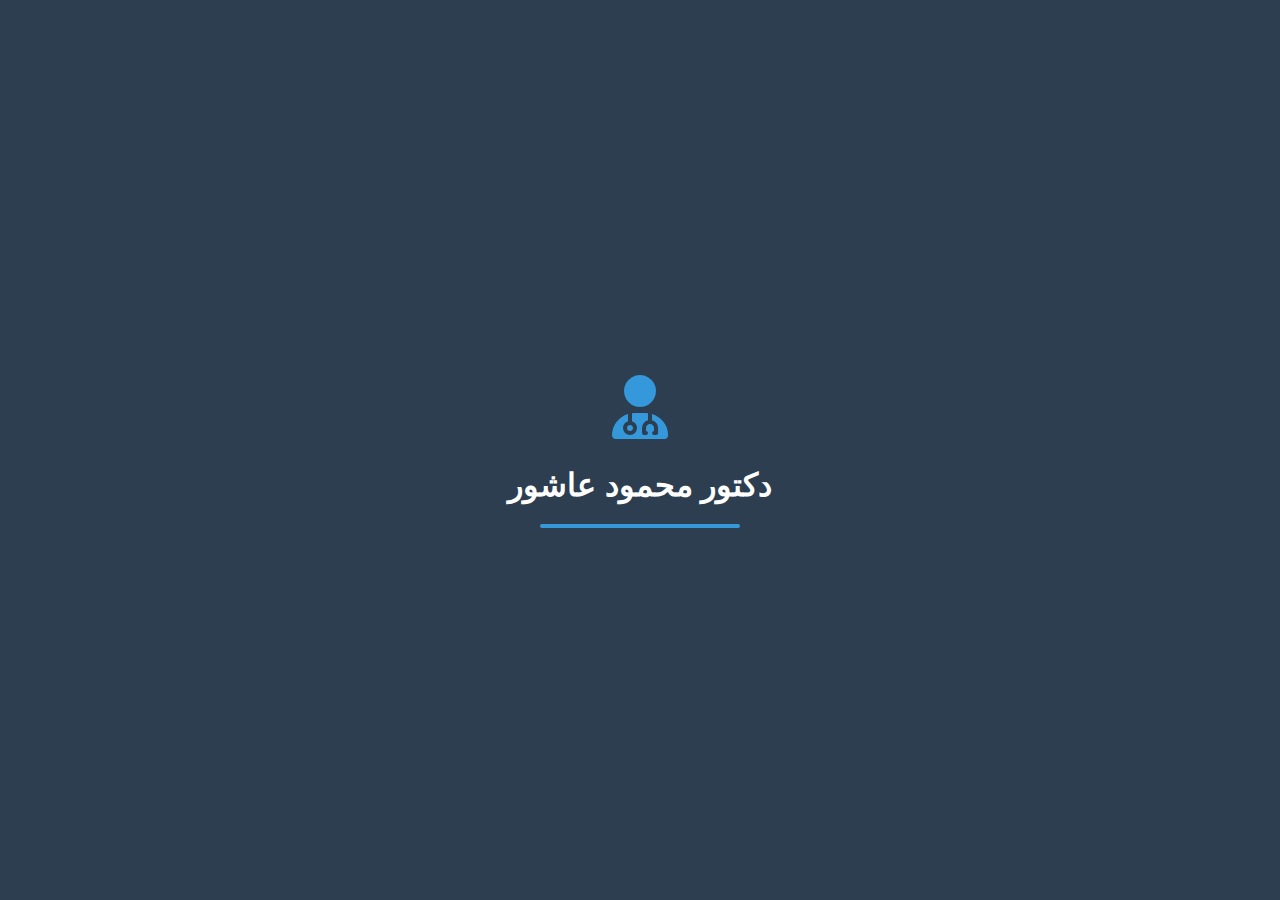
<file: index.html>
<!DOCTYPE html>
<html lang="ar" dir="rtl">
<head>
    <meta charset="UTF-8">
    <meta name="viewport" content="width=device-width, initial-scale=1.0">
    <title>دكتور محمود عاشور - الدلنجات</title>
    <link rel="stylesheet" href="https://cdnjs.cloudflare.com/ajax/libs/font-awesome/6.4.0/css/all.min.css">
 <script async src="https://pagead2.googlesyndication.com/pagead/js/adsbygoogle.js?client=ca-pub-7360306040223888"
     crossorigin="anonymous"></script>
	<style>
        * {
            margin: 0;
            padding: 0;
            box-sizing: border-box;
            font-family: 'Segoe UI', Tahoma, Geneva, Verdana, sans-serif;
        }

        :root {
            --primary-color: #2c3e50;
            --secondary-color: #3498db;
            --accent-color: #2980b9;
            --text-color: #333;
            --light-bg: #ecf0f1;
            --white: #ffffff;
        }

        /* شاشة التحميل */
        .page-loader {
            position: fixed;
            top: 0;
            left: 0;
            width: 100%;
            height: 100%;
            background: var(--primary-color);
            display: flex;
            justify-content: center;
            align-items: center;
            z-index: 9999;
            transition: opacity 0.5s ease;
        }

        .loader-content {
            text-align: center;
            color: var(--white);
        }

        .loader-logo {
            font-size: 4rem;
            margin-bottom: 20px;
            color: var(--secondary-color);
        }

        .loader-text {
            font-size: 2rem;
            margin-bottom: 20px;
            font-weight: bold;
        }

        .loader-bar {
            width: 200px;
            height: 4px;
            background: rgba(255, 255, 255, 0.3);
            border-radius: 2px;
            margin: 0 auto;
            overflow: hidden;
        }

        .loader-progress {
            height: 100%;
            background: var(--secondary-color);
            animation: loading 2s ease-in-out infinite;
        }

        @keyframes loading {
            0% { transform: translateX(-100%); }
            100% { transform: translateX(100%); }
        }

        /* الماركيه العلوي */
        .marquee-section {
            background: var(--accent-color);
            padding: 10px 0;
            overflow: hidden;
            position: relative;
        }

        .marquee {
            white-space: nowrap;
            animation: marquee 20s linear infinite;
            color: var(--white);
            font-weight: bold;
            font-size: 1.1rem;
        }

        @keyframes marquee {
            0% { transform: translateX(-100%); }
            100% { transform: translateX(100%); }
        }

        /* محتوى الصفحة */
        .page-content {
            min-height: 80vh;
            background: linear-gradient(135deg, var(--light-bg) 0%, var(--white) 100%);
            padding: 40px 20px;
            text-align: center;
        }

        .header-container {
            display: flex;
            align-items: center;
            justify-content: center;
            gap: 30px;
            margin-bottom: 40px;
            flex-wrap: wrap;
        }

        .logo-container {
            position: relative;
            width: 180px;
            height: 180px;
            display: flex;
            align-items: center;
            justify-content: center;
        }

        .flag-frame {
            width: 180px;
            height: 120px;
            border: 3px solid var(--secondary-color);
            border-radius: 8px;
            box-shadow: 0 4px 15px rgba(52, 152, 219, 0.3);
            display: flex;
            align-items: center;
            justify-content: center;
            overflow: hidden;
            background: var(--white);
            position: relative;
            cursor: pointer;
            transition: all 0.3s ease;
        }

        .flag-frame::before {
            content: '';
            position: absolute;
            top: 0;
            right: 0;
            width: 40px;
            height: 100%;
            background: var(--secondary-color);
        }

        .logo-image {
            width: 85%;
            height: 85%;
            object-fit: cover;
            display: block;
            border-radius: 4px;
            transition: all 0.5s ease;
        }

        /* تأثير التكبير عند الهوفر */
        .flag-frame:hover .logo-image {
            transform: scale(1.5);
            z-index: 100;
        }

        /* وضع التكبير الكامل */
        .logo-image.zoomed {
            position: fixed;
            top: 50%;
            left: 50%;
            transform: translate(-50%, -50%) scale(1.8);
            width: 50vw;
            height: 50vh;
            max-width: 600px;
            max-height: 400px;
            z-index: 9999;
            object-fit: contain;
            background: var(--white);
            padding: 20px;
            border-radius: 10px;
            box-shadow: 0 0 50px rgba(0, 0, 0, 0.5);
            border: 5px solid var(--secondary-color);
        }

        /* طبقة الخلفية المعتمة */
        .overlay {
            position: fixed;
            top: 0;
            left: 0;
            width: 100%;
            height: 100%;
            background: rgba(0, 0, 0, 0.8);
            z-index: 9998;
            display: none;
        }

        .title-container {
            text-align: center;
        }

        .page-content h1 {
            color: var(--primary-color);
            font-size: 3rem;
            margin-bottom: 10px;
        }

        .page-subtitle {
            color: var(--accent-color);
            font-size: 1.2rem;
            margin-bottom: 40px;
        }

        .quick-links {
            display: grid;
            grid-template-columns: repeat(auto-fit, minmax(250px, 1fr));
            gap: 20px;
            max-width: 1000px;
            margin: 0 auto;
        }

        .back-button {
            background: var(--secondary-color);
            color: var(--white);
            padding: 25px 20px;
            text-decoration: none;
            border-radius: 10px;
            transition: all 0.3s ease;
            display: flex;
            flex-direction: column;
            align-items: center;
            gap: 10px;
            font-size: 1.1rem;
            font-weight: bold;
            box-shadow: 0 4px 15px rgba(52, 152, 219, 0.3);
        }

        .back-button:hover {
            background: var(--accent-color);
            transform: translateY(-5px);
            box-shadow: 0 8px 25px rgba(52, 152, 219, 0.4);
        }

        .back-button i {
            font-size: 2rem;
        }

        /* الماركيه السفلي */
        .marquee-left {
            animation: marqueeLeft 20s linear infinite;
        }

        @keyframes marqueeLeft {
            0% { transform: translateX(-100%); }
            100% { transform: translateX(100%); }
        }

        /* تصميم متجاوب */
        @media (max-width: 768px) {
            .header-container {
                flex-direction: column;
                gap: 20px;
            }
            
            .logo-container {
                width: 150px;
                height: 150px;
            }
            
            .flag-frame {
                width: 150px;
                height: 100px;
            }
            
            .flag-frame::before {
                width: 30px;
            }

            .logo-image.zoomed {
                width: 90vw;
                height: 50vh;
                transform: translate(-50%, -50%) scale(1);
            }
            
            .page-content h1 {
                font-size: 2rem;
            }
            
            .quick-links {
                grid-template-columns: 1fr;
            }
            
            .back-button {
                padding: 20px 15px;
                font-size: 1rem;
            }
        }
    </style>
</head>
<body>
    <!-- شاشة التحميل -->
    <div class="page-loader" id="pageLoader">
        <div class="loader-content">
            <div class="loader-logo">
                <i class="fas fa-user-md"></i>
            </div>
            <div class="loader-text">دكتور محمود عاشور</div>
            <div class="loader-bar">
                <div class="loader-progress"></div>
            </div>
        </div>
    </div>

    <!-- طبقة الخلفية المعتمة -->
    <div class="overlay" id="overlay"></div>

    <!-- الماركيه العلوي -->
    <div class="marquee-section">
        <div class="marquee marquee-left">
            🎯 دكتور محمود عاشور - رجل باحث دكتوراه - الشئون القانونية بالإدارة التعليمية بالدلنجات 🎯
        </div>
    </div>

    <!-- محتوى الصفحة -->
    <div class="page-content">
        <div class="header-container">
            <div class="logo-container">
                <div class="flag-frame">
                    <img src="logo.png" alt="دكتور محمود عاشور" class="logo-image" id="logoImage">
                </div>
            </div>
            <div class="title-container">
                <h1>دكتور محمود عاشور</h1>
                <p class="page-subtitle">رجل باحث دكتوراه - الشئون القانونية بالإدارة التعليمية بالدلنجات</p>
            </div>
        </div>
        
        <div class="quick-links">
            <a href="gallery.html" class="back-button">
                <i class="fas fa-images"></i> معرض الصور
            </a>
            <a href="videos.html" class="back-button">
                <i class="fas fa-video"></i> معرض الفيديوهات
            </a>
            <a href="files.html" class="back-button">
                <i class="fas fa-file-pdf"></i> الملفات والوثائق
            </a>
            <a href="about.html" class="back-button">
                <i class="fas fa-info-circle"></i> نبذة عن الدكتور
            </a>
			 <a href="privacy.html" class="back-button">
                <i class="fas fa-info-circle"></i> سياسة الخصوصية
            </a>
		 <a href="Register.html" class="back-button">
                <i class="fas fa-info-circle"></i> التسجيل للوصول لخدمات الدكتور
            </a>
            <a href="contact.html" class="back-button">
                <i class="fas fa-phone"></i> التواصل والاستشارات
            </a>
            <a href="services.html" class="back-button">
                <i class="fas fa-handshake"></i> خدماتنا
            </a>
        </div>
    </div>

    <!-- الماركيه السفلي -->
    <div class="marquee-section">
        <div class="marquee marquee-left">
            🎯 مصمم الموقع: المهندس نصر علوان 🎯 جميع الحقوق محفوظة 2025 🎯
        </div>
    </div>

    <script>
        // إخفاء شاشة التحميل بعد تحميل الصفحة
        window.addEventListener('load', function() {
            setTimeout(function() {
                document.getElementById('pageLoader').style.opacity = '0';
                setTimeout(function() {
                    document.getElementById('pageLoader').style.display = 'none';
                }, 500);
            }, 2000);
        });

        // تكبير الصورة عند النقر
        const logoImage = document.getElementById('logoImage');
        const overlay = document.getElementById('overlay');

        logoImage.addEventListener('click', function() {
            this.classList.toggle('zoomed');
            overlay.style.display = this.classList.contains('zoomed') ? 'block' : 'none';
        });

        // إغلاق الصورة المكبرة عند النقر على الخلفية
        overlay.addEventListener('click', function() {
            logoImage.classList.remove('zoomed');
            overlay.style.display = 'none';
        });

        // إغلاق الصورة المكبرة عند الضغط على زر ESC
        document.addEventListener('keydown', function(e) {
            if (e.key === 'Escape') {
                logoImage.classList.remove('zoomed');
                overlay.style.display = 'none';
            }
        });
    </script>
</body>

</html>
</file>
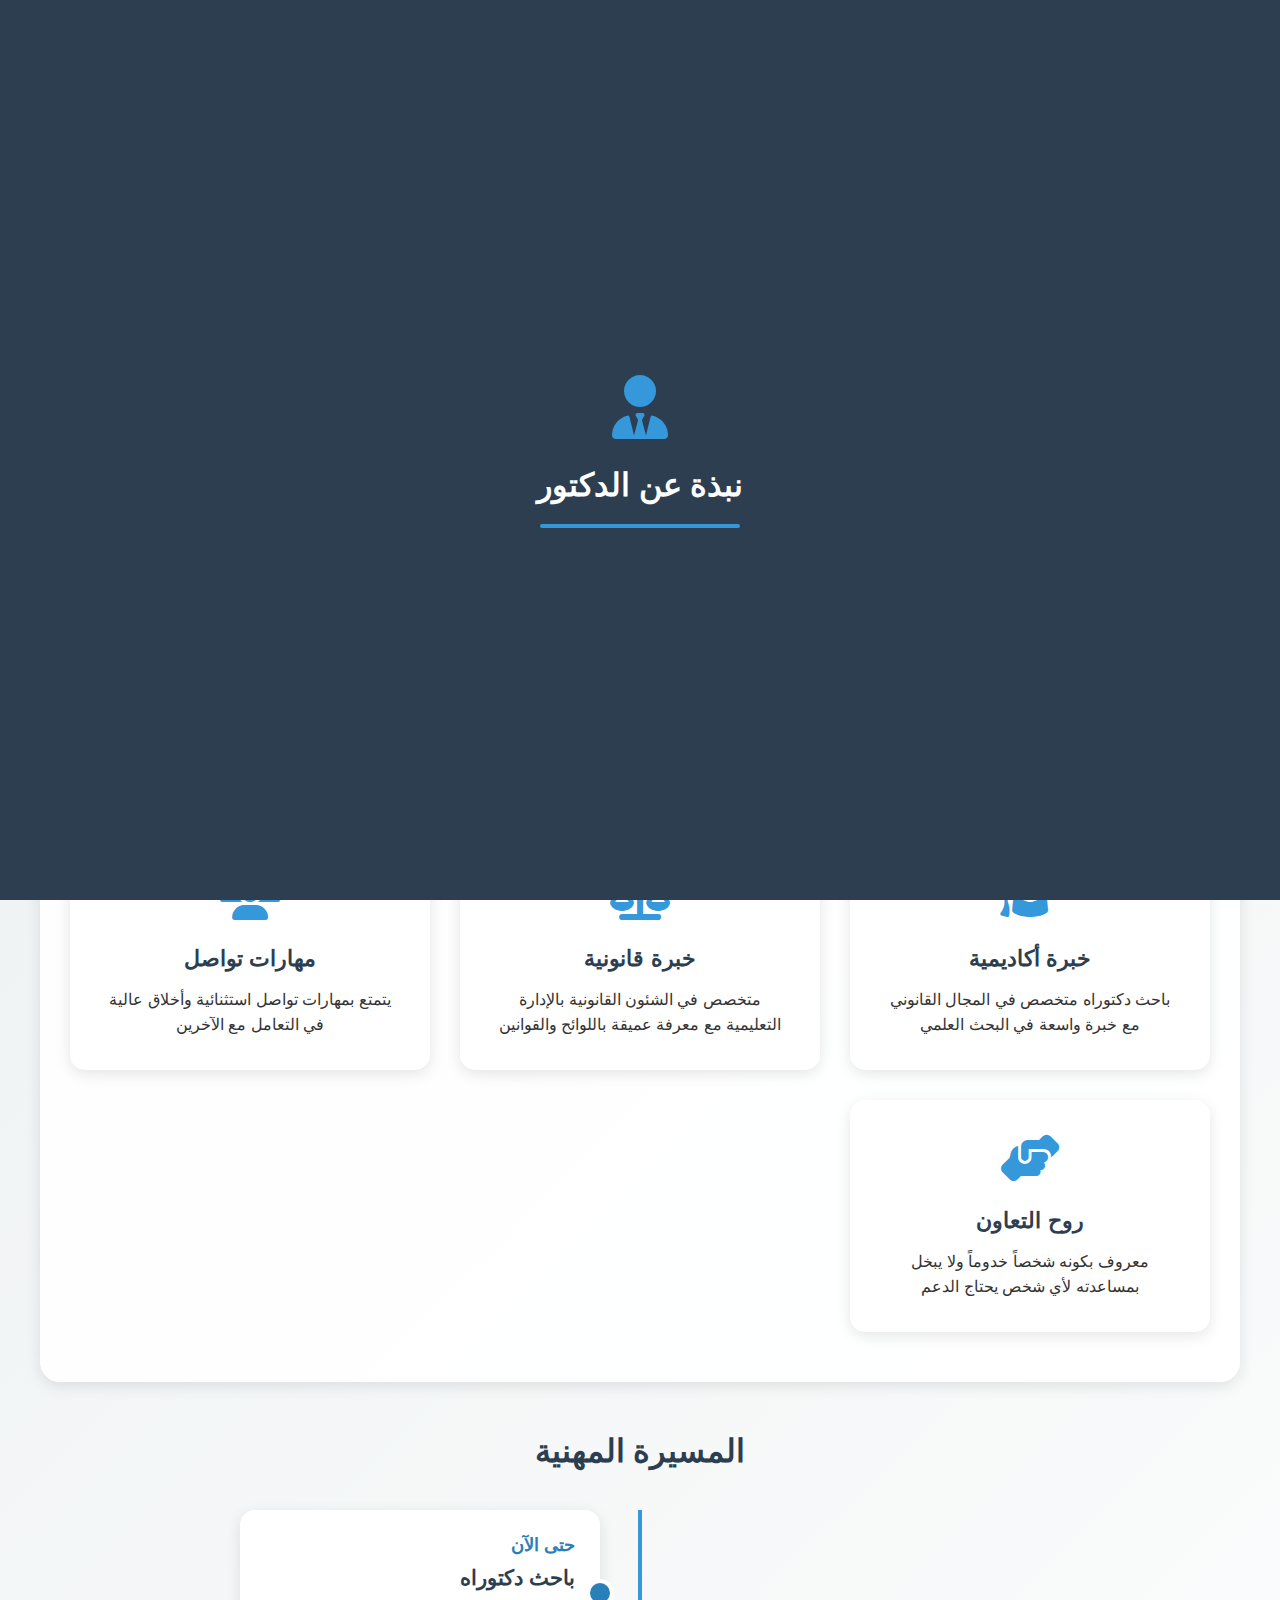
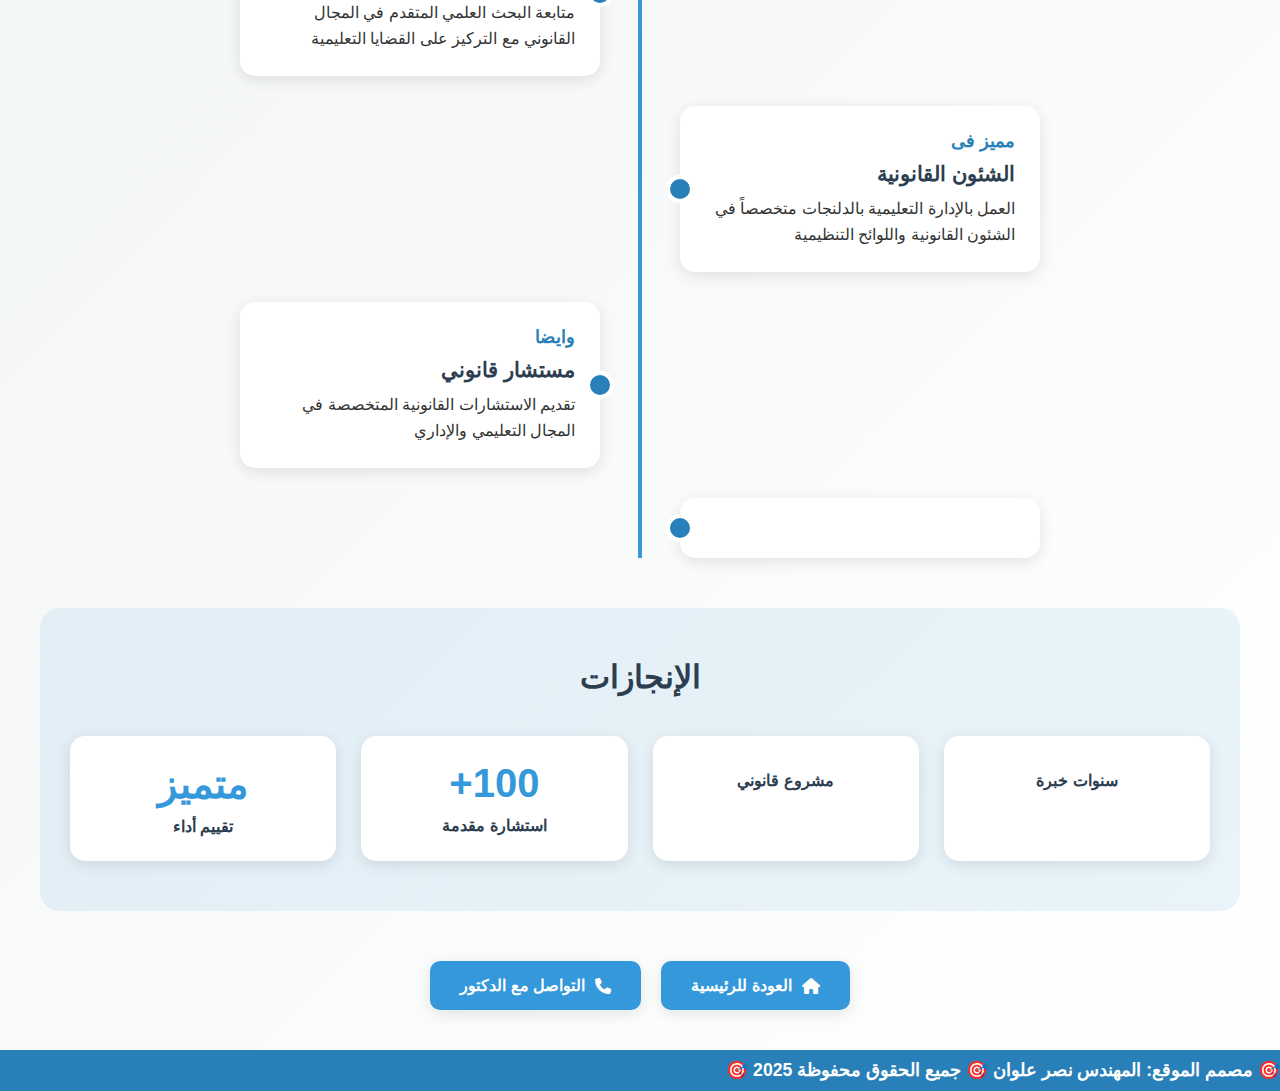
<file: about.html>
<!DOCTYPE html>
<html lang="ar" dir="rtl">
<head>
    <meta charset="UTF-8">
    <meta name="viewport" content="width=device-width, initial-scale=1.0">
    <title>نبذة عن الدكتور - دكتور محمود عاشور</title>
    <link rel="stylesheet" href="https://cdnjs.cloudflare.com/ajax/libs/font-awesome/6.4.0/css/all.min.css">
  <script async src="https://pagead2.googlesyndication.com/pagead/js/adsbygoogle.js?client=ca-pub-7360306040223888"
     crossorigin="anonymous"></script>
    <style>
        * {
            margin: 0;
            padding: 0;
            box-sizing: border-box;
            font-family: 'Segoe UI', Tahoma, Geneva, Verdana, sans-serif;
        }

        :root {
            --primary-color: #2c3e50;
            --secondary-color: #3498db;
            --accent-color: #2980b9;
            --text-color: #333;
            --light-bg: #ecf0f1;
            --white: #ffffff;
            --shadow: 0 4px 15px rgba(0, 0, 0, 0.1);
        }

        /* شاشة التحميل */
        .page-loader {
            position: fixed;
            top: 0;
            left: 0;
            width: 100%;
            height: 100%;
            background: var(--primary-color);
            display: flex;
            justify-content: center;
            align-items: center;
            z-index: 9999;
            transition: opacity 0.5s ease;
        }

        .loader-content {
            text-align: center;
            color: var(--white);
        }

        .loader-logo {
            font-size: 4rem;
            margin-bottom: 20px;
            color: var(--secondary-color);
        }

        .loader-text {
            font-size: 2rem;
            margin-bottom: 20px;
            font-weight: bold;
        }

        .loader-bar {
            width: 200px;
            height: 4px;
            background: rgba(255, 255, 255, 0.3);
            border-radius: 2px;
            margin: 0 auto;
            overflow: hidden;
        }

        .loader-progress {
            height: 100%;
            background: var(--secondary-color);
            animation: loading 2s ease-in-out infinite;
        }

        @keyframes loading {
            0% { transform: translateX(-100%); }
            100% { transform: translateX(100%); }
        }

        /* الماركيه */
        .marquee-section {
            background: var(--accent-color);
            padding: 10px 0;
            overflow: hidden;
            position: relative;
        }

        .marquee {
            white-space: nowrap;
            animation: marquee 20s linear infinite;
            color: var(--white);
            font-weight: bold;
            font-size: 1.1rem;
        }

        @keyframes marquee {
            0% { transform: translateX(100%); }
            100% { transform: translateX(-100%); }
        }

        /* محتوى الصفحة */
        .page-content {
            min-height: 100vh;
            background: linear-gradient(135deg, var(--light-bg) 0%, var(--white) 100%);
            padding: 40px 20px;
        }

        .page-header {
            text-align: center;
            margin-bottom: 40px;
        }

        .page-header h1 {
            color: var(--primary-color);
            font-size: 2.5rem;
            margin-bottom: 10px;
        }

        .page-subtitle {
            color: var(--accent-color);
            font-size: 1.2rem;
        }

        /* قسم النبذة */
        .about-container {
            max-width: 1200px;
            margin: 0 auto;
        }

        .about-content {
            display: grid;
            grid-template-columns: 1fr 1fr;
            gap: 50px;
            align-items: center;
            margin-bottom: 60px;
        }

        .about-text {
            color: var(--text-color);
        }

        .about-text h2 {
            color: var(--primary-color);
            font-size: 2rem;
            margin-bottom: 20px;
            position: relative;
            padding-bottom: 15px;
        }

        .about-text h2::after {
            content: '';
            position: absolute;
            bottom: 0;
            right: 0;
            width: 100px;
            height: 3px;
            background: var(--secondary-color);
        }

        .about-text p {
            font-size: 1.1rem;
            line-height: 1.8;
            margin-bottom: 20px;
            text-align: justify;
        }

        .highlight {
            color: var(--accent-color);
            font-weight: bold;
            font-size: 1.2rem;
        }

        .about-image {
            text-align: center;
            position: relative;
        }

        .profile-image {
            width: 100%;
            max-width: 400px;
            border-radius: 20px;
            box-shadow: var(--shadow);
            border: 5px solid var(--secondary-color);
        }

        .image-frame {
            position: relative;
            display: inline-block;
        }

        .image-frame::before {
            content: '';
            position: absolute;
            top: -20px;
            left: -20px;
            right: 20px;
            bottom: 20px;
            border: 3px solid var(--accent-color);
            border-radius: 20px;
            z-index: -1;
        }

        /* قسم المميزات */
        .features-section {
            background: rgba(255, 255, 255, 0.9);
            padding: 50px 30px;
            border-radius: 20px;
            box-shadow: var(--shadow);
            margin-bottom: 50px;
        }

        .section-title {
            text-align: center;
            color: var(--primary-color);
            margin-bottom: 40px;
            font-size: 2rem;
        }

        .features-grid {
            display: grid;
            grid-template-columns: repeat(auto-fit, minmax(300px, 1fr));
            gap: 30px;
        }

        .feature-card {
            background: var(--white);
            padding: 30px;
            border-radius: 15px;
            text-align: center;
            box-shadow: var(--shadow);
            transition: transform 0.3s ease;
            border: 2px solid transparent;
        }

        .feature-card:hover {
            transform: translateY(-10px);
            border-color: var(--secondary-color);
        }

        .feature-icon {
            font-size: 3rem;
            color: var(--secondary-color);
            margin-bottom: 20px;
        }

        .feature-title {
            color: var(--primary-color);
            font-size: 1.4rem;
            margin-bottom: 15px;
            font-weight: bold;
        }

        .feature-description {
            color: var(--text-color);
            line-height: 1.6;
        }

        /* قسم الخبرات */
        .experience-section {
            margin-bottom: 50px;
        }

        .timeline {
            position: relative;
            max-width: 800px;
            margin: 0 auto;
        }

        .timeline::before {
            content: '';
            position: absolute;
            right: 50%;
            transform: translateX(50%);
            width: 4px;
            height: 100%;
            background: var(--secondary-color);
        }

        .timeline-item {
            background: var(--white);
            padding: 25px;
            margin: 30px 0;
            border-radius: 15px;
            box-shadow: var(--shadow);
            position: relative;
            width: 45%;
        }

        .timeline-item:nth-child(odd) {
            margin-right: 55%;
        }

        .timeline-item:nth-child(even) {
            margin-left: 55%;
        }

        .timeline-item::before {
            content: '';
            position: absolute;
            top: 50%;
            width: 20px;
            height: 20px;
            background: var(--accent-color);
            border-radius: 50%;
            border: 4px solid var(--white);
        }

        .timeline-item:nth-child(odd)::before {
            left: 100%;
            transform: translate(-50%, -50%);
        }

        .timeline-item:nth-child(even)::before {
            right: 100%;
            transform: translate(50%, -50%);
        }

        .timeline-year {
            color: var(--accent-color);
            font-weight: bold;
            font-size: 1.1rem;
            margin-bottom: 10px;
        }

        .timeline-title {
            color: var(--primary-color);
            font-size: 1.3rem;
            margin-bottom: 10px;
        }

        .timeline-description {
            color: var(--text-color);
            line-height: 1.6;
        }

        /* قسم الإنجازات */
        .achievements-section {
            background: rgba(52, 152, 219, 0.1);
            padding: 50px 30px;
            border-radius: 20px;
            margin-bottom: 50px;
        }

        .achievements-grid {
            display: grid;
            grid-template-columns: repeat(auto-fit, minmax(250px, 1fr));
            gap: 25px;
        }

        .achievement-card {
            background: var(--white);
            padding: 25px;
            border-radius: 15px;
            text-align: center;
            box-shadow: var(--shadow);
            transition: all 0.3s ease;
        }

        .achievement-card:hover {
            transform: translateY(-5px);
            box-shadow: 0 10px 25px rgba(0, 0, 0, 0.15);
        }

        .achievement-number {
            font-size: 2.5rem;
            font-weight: bold;
            color: var(--secondary-color);
            margin-bottom: 10px;
        }

        .achievement-text {
            color: var(--primary-color);
            font-weight: 600;
        }

        /* أزرار التنقل */
        .navigation-buttons {
            display: flex;
            justify-content: center;
            gap: 20px;
            margin-top: 40px;
        }

        .nav-btn {
            background: var(--secondary-color);
            color: var(--white);
            padding: 15px 30px;
            text-decoration: none;
            border-radius: 10px;
            transition: all 0.3s ease;
            display: flex;
            align-items: center;
            gap: 10px;
            font-weight: bold;
            box-shadow: var(--shadow);
        }

        .nav-btn:hover {
            background: var(--accent-color);
            transform: translateY(-3px);
            box-shadow: 0 8px 25px rgba(52, 152, 219, 0.4);
        }

        /* تصميم متجاوب */
        @media (max-width: 768px) {
            .about-content {
                grid-template-columns: 1fr;
                gap: 30px;
            }

            .timeline::before {
                right: 30px;
            }

            .timeline-item {
                width: calc(100% - 60px);
                margin: 30px 0 !important;
            }

            .timeline-item::before {
                right: -40px !important;
                left: auto !important;
                transform: translate(50%, -50%) !important;
            }

            .features-grid {
                grid-template-columns: 1fr;
            }

            .page-header h1 {
                font-size: 2rem;
            }

            .about-text h2 {
                font-size: 1.6rem;
            }

            .navigation-buttons {
                flex-direction: column;
                align-items: center;
            }

            .nav-btn {
                width: 200px;
                justify-content: center;
            }
        }

        @media (max-width: 480px) {
            .page-content {
                padding: 20px 15px;
            }

            .achievements-grid {
                grid-template-columns: 1fr;
            }

            .feature-card {
                padding: 20px;
            }

            .timeline-item {
                padding: 20px;
            }
        }
    </style>
</head>
<body>
    <!-- شاشة التحميل -->
    <div class="page-loader" id="pageLoader">
        <div class="loader-content">
            <div class="loader-logo">
                <i class="fas fa-user-tie"></i>
            </div>
            <div class="loader-text">نبذة عن الدكتور</div>
            <div class="loader-bar">
                <div class="loader-progress"></div>
            </div>
        </div>
    </div>

    <!-- الماركيه العلوي -->
    <div class="marquee-section">
        <div class="marquee">
            🎯 نبذة عن الدكتور محمود عاشور - رجل باحث دكتوراه - الشئون القانونية بالإدارة التعليمية بالدلنجات 🎯
        </div>
    </div>

    <!-- محتوى الصفحة -->
    <div class="page-content">
        <div class="page-header">
            <h1>نبذة عن الدكتور</h1>
            <p class="page-subtitle">التعريف بالدكتور محمود عاشور وإنجازاته</p>
        </div>

        <div class="about-container">
            <!-- قسم النبذة الشخصية -->
            <div class="about-content">
                <div class="about-text">
                    <h2>الدكتور محمود عاشور</h2>
                    <p>
                        <span class="highlight">رجل باحث دكتوراه</span> يعمل بالشئون القانونية بالإدارة التعليمية بالدلنجات، 
                        يتميز بسيرة ذاتية حافلة بالإنجازات والتميز في المجالين الأكاديمي والإداري.
                    </p>
                    <p>
                        يشغل الدكتور محمود عاشور موقعاً متميزاً في <span class="highlight">المجال القانوني والتعليمي</span>، 
                        حيث يجمع بين الخبرة العملية والأكاديمية في تقديم أفضل الخدمات للمجتمع التعليمي.
                    </p>
                    <p>
                        يتمتع <span class="highlight">بأخلاق عالية جداً وأدب رفيع</span> في التعامل، 
                        مما جعله محط احترام وتقدير جميع من يعملون معه أو يتعاملون معه.
                    </p>
                    <p>
                        معروف <span class="highlight">بكونه من أفضل الناس في المقابلة عند اللقاء</span>، 
                        وخدوم جداً لكل من حوله، ولا يبخل بمساعدته أو خبرته لأي شخص يحتاجها.
                    </p>
                </div>
                <div class="about-image">
                    <div class="image-frame">
                        <div class="profile-image" style="background: linear-gradient(135deg, var(--primary-color) 0%, var(--accent-color) 100%); height: 400px; display: flex; justify-content: center; align-items: center; color: white; font-size: 1.5rem;">
                            <i class="fas fa-user-tie" style="font-size: 4rem;"></i>
                        </div>
                    </div>
                </div>
            </div>

            <!-- قسم المميزات -->
            <div class="features-section">
                <h2 class="section-title">مميزات الدكتور</h2>
                <div class="features-grid">
                    <div class="feature-card">
                        <div class="feature-icon">
                            <i class="fas fa-graduation-cap"></i>
                        </div>
                        <h3 class="feature-title">خبرة أكاديمية</h3>
                        <p class="feature-description">
                            باحث دكتوراه متخصص في المجال القانوني مع خبرة واسعة في البحث العلمي
                        </p>
                    </div>
                    <div class="feature-card">
                        <div class="feature-icon">
                            <i class="fas fa-scale-balanced"></i>
                        </div>
                        <h3 class="feature-title">خبرة قانونية</h3>
                        <p class="feature-description">
                            متخصص في الشئون القانونية بالإدارة التعليمية مع معرفة عميقة باللوائح والقوانين
                        </p>
                    </div>
                    <div class="feature-card">
                        <div class="feature-icon">
                            <i class="fas fa-users"></i>
                        </div>
                        <h3 class="feature-title">مهارات تواصل</h3>
                        <p class="feature-description">
                            يتمتع بمهارات تواصل استثنائية وأخلاق عالية في التعامل مع الآخرين
                        </p>
                    </div>
                    <div class="feature-card">
                        <div class="feature-icon">
                            <i class="fas fa-hands-helping"></i>
                        </div>
                        <h3 class="feature-title">روح التعاون</h3>
                        <p class="feature-description">
                            معروف بكونه شخصاً خدوماً ولا يبخل بمساعدته لأي شخص يحتاج الدعم
                        </p>
                    </div>
                </div>
            </div>

            <!-- قسم الخبرات -->
            <div class="experience-section">
                <h2 class="section-title">المسيرة المهنية</h2>
                <div class="timeline">
                    <div class="timeline-item">
                        <div class="timeline-year"> حتى الآن</div>
                        <h3 class="timeline-title">باحث دكتوراه</h3>
                        <p class="timeline-description">
                            متابعة البحث العلمي المتقدم في المجال القانوني مع التركيز على القضايا التعليمية
                        </p>
                    </div>
                    <div class="timeline-item">
                        <div class="timeline-year">مميز فى</div>
                        <h3 class="timeline-title">الشئون القانونية</h3>
                        <p class="timeline-description">
                            العمل بالإدارة التعليمية بالدلنجات متخصصاً في الشئون القانونية واللوائح التنظيمية
                        </p>
                    </div>
                    <div class="timeline-item">
                        <div class="timeline-year">وايضا</div>
                        <h3 class="timeline-title">مستشار قانوني</h3>
                        <p class="timeline-description">
                            تقديم الاستشارات القانونية المتخصصة في المجال التعليمي والإداري
                        </p>
                    </div>
                    <div class="timeline-item">
                        <div class="timeline-year"></div>
                      
                    </div>
                </div>
            </div>

            <!-- قسم الإنجازات -->
            <div class="achievements-section">
                <h2 class="section-title">الإنجازات</h2>
                <div class="achievements-grid">
                    <div class="achievement-card">
                        <div class="achievement-number"></div>
                        <div class="achievement-text">سنوات خبرة</div>
                    </div>
                    <div class="achievement-card">
                        <div class="achievement-number"></div>
                        <div class="achievement-text">مشروع قانوني</div>
                    </div>
                    <div class="achievement-card">
                        <div class="achievement-number">100+</div>
                        <div class="achievement-text">استشارة مقدمة</div>
                    </div>
                    <div class="achievement-card">
                        <div class="achievement-number">متميز</div>
                        <div class="achievement-text">تقييم أداء</div>
                    </div>
                </div>
            </div>

            <!-- أزرار التنقل -->
            <div class="navigation-buttons">
                <a href="index.html" class="nav-btn">
                    <i class="fas fa-home"></i> العودة للرئيسية
                </a>
                <a href="contact.html" class="nav-btn">
                    <i class="fas fa-phone"></i> التواصل مع الدكتور
                </a>
            </div>
        </div>
    </div>

    <!-- الماركيه السفلي -->
    <div class="marquee-section">
        <div class="marquee marquee-left">
            🎯 مصمم الموقع: المهندس نصر علوان 🎯 جميع الحقوق محفوظة 2025 🎯
        </div>
    </div>

    <script>
        // إخفاء شاشة التحميل
        window.addEventListener('load', function() {
            setTimeout(function() {
                document.getElementById('pageLoader').style.opacity = '0';
                setTimeout(function() {
                    document.getElementById('pageLoader').style.display = 'none';
                }, 500);
            }, 2000);
        });
    </script>
</body>

</html>
</file>
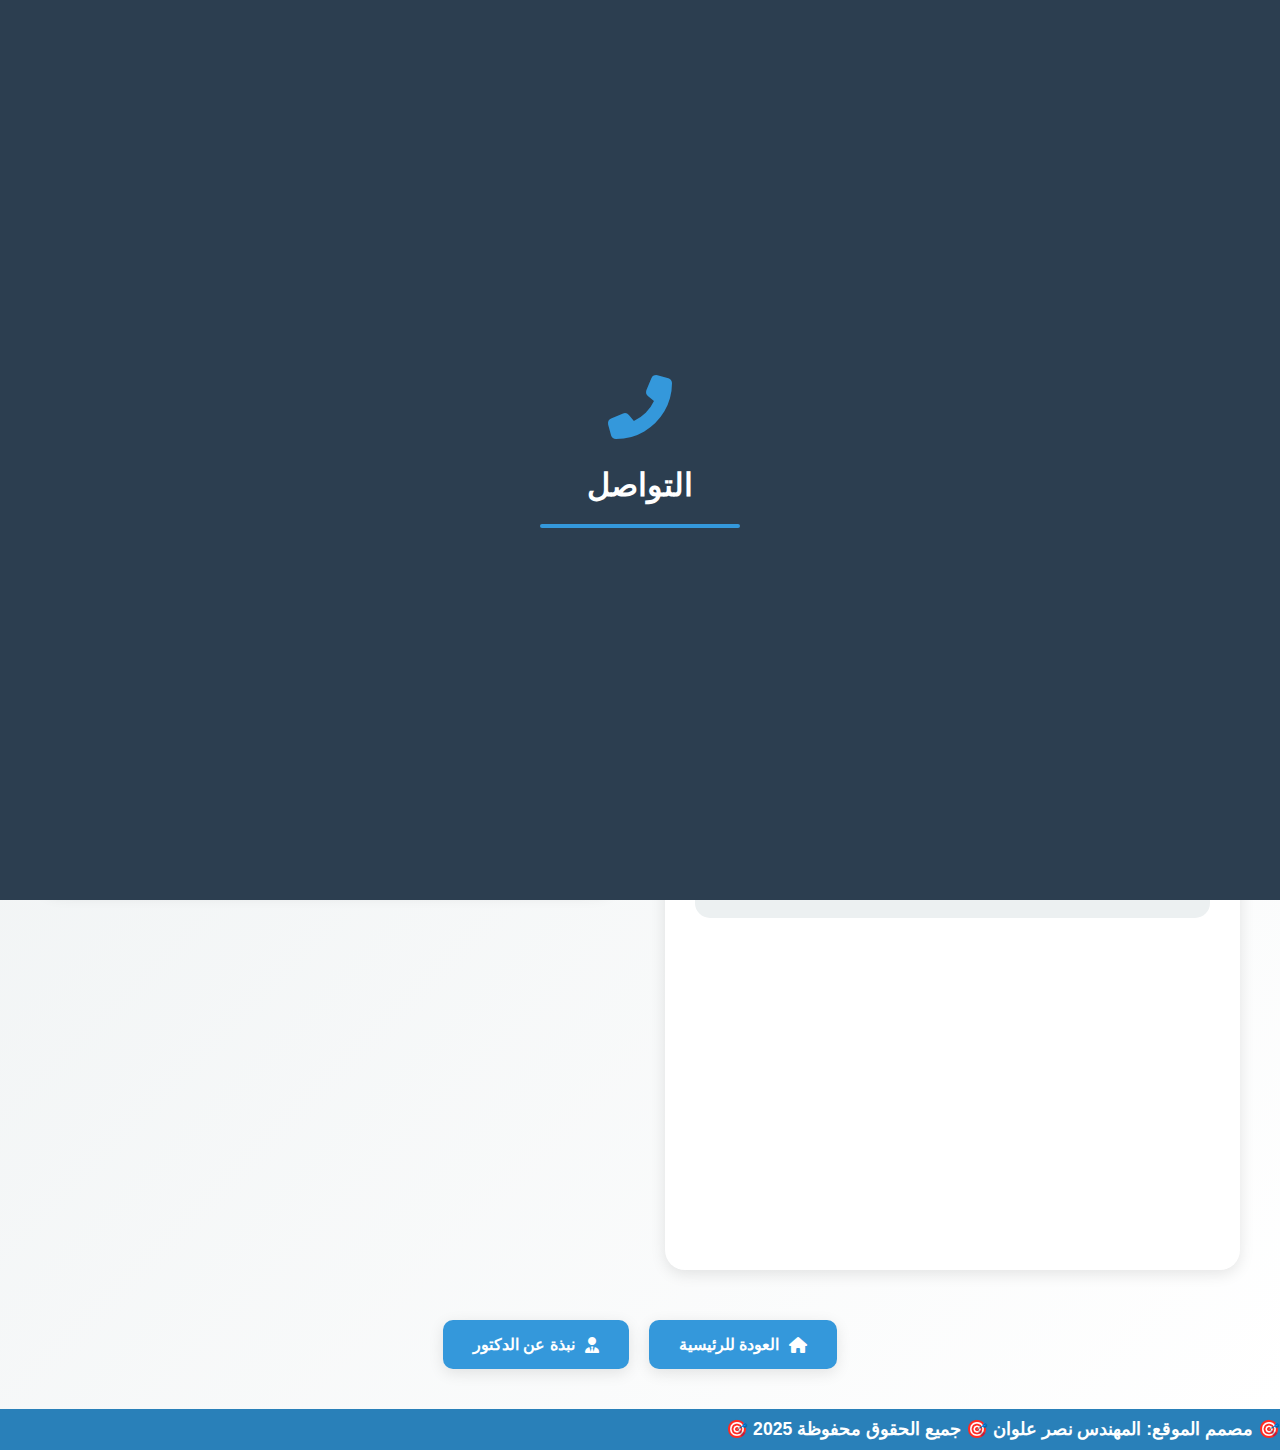
<file: contact.html>
<!DOCTYPE html>
<html lang="ar" dir="rtl">
<head>
    <meta charset="UTF-8">
    <meta name="viewport" content="width=device-width, initial-scale=1.0">
    <title>التواصل - دكتور محمود عاشور</title>
    <link rel="stylesheet" href="https://cdnjs.cloudflare.com/ajax/libs/font-awesome/6.4.0/css/all.min.css">
  <script async src="https://pagead2.googlesyndication.com/pagead/js/adsbygoogle.js?client=ca-pub-7360306040223888"
     crossorigin="anonymous"></script>
    <style>
        * {
            margin: 0;
            padding: 0;
            box-sizing: border-box;
            font-family: 'Segoe UI', Tahoma, Geneva, Verdana, sans-serif;
        }

        :root {
            --primary-color: #2c3e50;
            --secondary-color: #3498db;
            --accent-color: #2980b9;
            --text-color: #333;
            --light-bg: #ecf0f1;
            --white: #ffffff;
            --shadow: 0 4px 15px rgba(0, 0, 0, 0.1);
            --whatsapp: #25D366;
            --telegram: #0088cc;
            --phone: #34b7f1;
        }

        /* شاشة التحميل */
        .page-loader {
            position: fixed;
            top: 0;
            left: 0;
            width: 100%;
            height: 100%;
            background: var(--primary-color);
            display: flex;
            justify-content: center;
            align-items: center;
            z-index: 9999;
            transition: opacity 0.5s ease;
        }

        .loader-content {
            text-align: center;
            color: var(--white);
        }

        .loader-logo {
            font-size: 4rem;
            margin-bottom: 20px;
            color: var(--secondary-color);
        }

        .loader-text {
            font-size: 2rem;
            margin-bottom: 20px;
            font-weight: bold;
        }

        .loader-bar {
            width: 200px;
            height: 4px;
            background: rgba(255, 255, 255, 0.3);
            border-radius: 2px;
            margin: 0 auto;
            overflow: hidden;
        }

        .loader-progress {
            height: 100%;
            background: var(--secondary-color);
            animation: loading 2s ease-in-out infinite;
        }

        @keyframes loading {
            0% { transform: translateX(-100%); }
            100% { transform: translateX(100%); }
        }

        /* الماركيه */
        .marquee-section {
            background: var(--accent-color);
            padding: 10px 0;
            overflow: hidden;
            position: relative;
        }

        .marquee {
            white-space: nowrap;
            animation: marquee 20s linear infinite;
            color: var(--white);
            font-weight: bold;
            font-size: 1.1rem;
        }

        @keyframes marquee {
            0% { transform: translateX(100%); }
            100% { transform: translateX(-100%); }
        }

        /* محتوى الصفحة */
        .page-content {
            min-height: 100vh;
            background: linear-gradient(135deg, var(--light-bg) 0%, var(--white) 100%);
            padding: 40px 20px;
        }

        .page-header {
            text-align: center;
            margin-bottom: 40px;
        }

        .page-header h1 {
            color: var(--primary-color);
            font-size: 2.5rem;
            margin-bottom: 10px;
        }

        .page-subtitle {
            color: var(--accent-color);
            font-size: 1.2rem;
        }

        /* قسم التواصل */
        .contact-container {
            max-width: 1200px;
            margin: 0 auto;
        }

        .contact-content {
            display: grid;
            grid-template-columns: 1fr 1fr;
            gap: 50px;
            align-items: start;
            margin-bottom: 50px;
        }

        /* وسائل التواصل */
        .contact-methods {
            background: var(--white);
            padding: 40px 30px;
            border-radius: 20px;
            box-shadow: var(--shadow);
        }

        .contact-title {
            color: var(--primary-color);
            font-size: 1.8rem;
            margin-bottom: 30px;
            text-align: center;
            position: relative;
            padding-bottom: 15px;
        }

        .contact-title::after {
            content: '';
            position: absolute;
            bottom: 0;
            right: 50%;
            transform: translateX(50%);
            width: 100px;
            height: 3px;
            background: var(--secondary-color);
        }

        .contact-grid {
            display: grid;
            gap: 25px;
        }

        .contact-card {
            background: var(--light-bg);
            padding: 30px;
            border-radius: 15px;
            text-align: center;
            transition: all 0.3s ease;
            cursor: pointer;
            border: 3px solid transparent;
        }

        .contact-card:hover {
            transform: translateY(-10px);
            box-shadow: 0 15px 30px rgba(0, 0, 0, 0.15);
        }

        .contact-card.whatsapp:hover {
            border-color: var(--whatsapp);
        }

        .contact-card.telegram:hover {
            border-color: var(--telegram);
        }

        .contact-card.phone:hover {
            border-color: var(--phone);
        }

        .contact-icon {
            font-size: 4rem;
            margin-bottom: 20px;
        }

        .contact-card.whatsapp .contact-icon {
            color: var(--whatsapp);
        }

        .contact-card.telegram .contact-icon {
            color: var(--telegram);
        }

        .contact-card.phone .contact-icon {
            color: var(--phone);
        }

        .contact-name {
            color: var(--primary-color);
            font-size: 1.5rem;
            margin-bottom: 15px;
            font-weight: bold;
        }

        .contact-info {
            color: var(--text-color);
            font-size: 1.1rem;
            margin-bottom: 20px;
            direction: ltr;
            text-align: center;
        }

        .contact-btn {
            background: var(--secondary-color);
            color: var(--white);
            padding: 12px 25px;
            border: none;
            border-radius: 25px;
            font-size: 1rem;
            font-weight: bold;
            cursor: pointer;
            transition: all 0.3s ease;
            text-decoration: none;
            display: inline-block;
        }

        .contact-card.whatsapp .contact-btn {
            background: var(--whatsapp);
        }

        .contact-card.telegram .contact-btn {
            background: var(--telegram);
        }

        .contact-card.phone .contact-btn {
            background: var(--phone);
        }

        .contact-btn:hover {
            transform: scale(1.05);
            box-shadow: 0 5px 15px rgba(0, 0, 0, 0.2);
        }

        /* معلومات الاتصال */
        .contact-info-section {
            background: rgba(255, 255, 255, 0.9);
            padding: 40px 30px;
            border-radius: 20px;
            box-shadow: var(--shadow);
        }

        .info-title {
            color: var(--primary-color);
            font-size: 1.8rem;
            margin-bottom: 30px;
            text-align: center;
        }

        .info-list {
            list-style: none;
            margin-bottom: 30px;
        }

        .info-item {
            display: flex;
            align-items: center;
            margin-bottom: 25px;
            padding: 15px;
            background: var(--light-bg);
            border-radius: 10px;
            transition: transform 0.3s ease;
        }

        .info-item:hover {
            transform: translateX(-10px);
        }

        .info-icon {
            width: 50px;
            height: 50px;
            background: var(--secondary-color);
            border-radius: 50%;
            display: flex;
            align-items: center;
            justify-content: center;
            margin-left: 15px;
            color: var(--white);
            font-size: 1.2rem;
        }

        .info-text {
            color: var(--text-color);
            font-size: 1.1rem;
        }

        .info-text strong {
            color: var(--primary-color);
        }

        /* قسم ساعات العمل */
        .working-hours {
            background: var(--primary-color);
            color: var(--white);
            padding: 30px;
            border-radius: 15px;
            text-align: center;
        }

        .hours-title {
            font-size: 1.5rem;
            margin-bottom: 20px;
            color: var(--white);
        }

        .hours-list {
            list-style: none;
        }

        .hours-item {
            padding: 10px 0;
            border-bottom: 1px solid rgba(255, 255, 255, 0.2);
        }

        .hours-item:last-child {
            border-bottom: none;
        }

        /* أزرار التنقل */
        .navigation-buttons {
            display: flex;
            justify-content: center;
            gap: 20px;
            margin-top: 40px;
        }

        .nav-btn {
            background: var(--secondary-color);
            color: var(--white);
            padding: 15px 30px;
            text-decoration: none;
            border-radius: 10px;
            transition: all 0.3s ease;
            display: flex;
            align-items: center;
            gap: 10px;
            font-weight: bold;
            box-shadow: var(--shadow);
        }

        .nav-btn:hover {
            background: var(--accent-color);
            transform: translateY(-3px);
            box-shadow: 0 8px 25px rgba(52, 152, 219, 0.4);
        }

        /* تصميم متجاوب */
        @media (max-width: 768px) {
            .contact-content {
                grid-template-columns: 1fr;
                gap: 30px;
            }

            .contact-methods, .contact-info-section {
                padding: 30px 20px;
            }

            .contact-card {
                padding: 25px;
            }

            .contact-icon {
                font-size: 3rem;
            }

            .page-header h1 {
                font-size: 2rem;
            }

            .navigation-buttons {
                flex-direction: column;
                align-items: center;
            }

            .nav-btn {
                width: 200px;
                justify-content: center;
            }
        }

        @media (max-width: 480px) {
            .page-content {
                padding: 20px 15px;
            }

            .contact-card {
                padding: 20px;
            }

            .contact-icon {
                font-size: 2.5rem;
            }

            .contact-name {
                font-size: 1.3rem;
            }

            .info-item {
                flex-direction: column;
                text-align: center;
            }

            .info-icon {
                margin-left: 0;
                margin-bottom: 10px;
            }
        }
    </style>
</head>
<body>
    <!-- شاشة التحميل -->
    <div class="page-loader" id="pageLoader">
        <div class="loader-content">
            <div class="loader-logo">
                <i class="fas fa-phone-alt"></i>
            </div>
            <div class="loader-text">التواصل</div>
            <div class="loader-bar">
                <div class="loader-progress"></div>
            </div>
        </div>
    </div>

    <!-- الماركيه العلوي -->
    <div class="marquee-section">
        <div class="marquee">
            🎯 التواصل مع الدكتور محمود عاشور - الشئون القانونية بالإدارة التعليمية بالدلنجات 🎯
        </div>
    </div>

    <!-- محتوى الصفحة -->
    <div class="page-content">
        <div class="page-header">
            <h1>التواصل مع الدكتور</h1>
            <p class="page-subtitle">تواصل مع الدكتور محمود عاشور عبر وسائل التواصل المتاحة</p>
        </div>

        <div class="contact-container">
            <div class="contact-content">
                <!-- وسائل التواصل -->
                <div class="contact-methods">
                    <h2 class="contact-title">وسائل التواصل</h2>
                    <div class="contact-grid">
                        <!-- واتساب -->
                        <div class="contact-card whatsapp">
                            <div class="contact-icon">
                                <i class="fab fa-whatsapp"></i>
                            </div>
                            <h3 class="contact-name">واتساب</h3>
                            <p class="contact-info">+201115121441</p>
                            <a href="https://wa.me/201115121441" class="contact-btn" target="_blank">
                                ابدأ المحادثة
                            </a>
                        </div>

                        <!-- تليجرام -->
                        <div class="contact-card telegram">
                            <div class="contact-icon">
                                <i class="fab fa-telegram"></i>
                            </div>
                            <h3 class="contact-name">تليجرام</h3>
                            <p class="contact-info">+201115121441</p>
                            <a href="https://t.me/201115121441" class="contact-btn" target="_blank">
                                انضم للقناة
                            </a>
                        </div>

                        <!-- هاتف -->
                        <div class="contact-card phone">
                            <div class="contact-icon">
                                <i class="fas fa-phone-alt"></i>
                            </div>
                            <h3 class="contact-name">اتصال هاتفي</h3>
                            <p class="contact-info">+201115121441</p>
                            <a href="tel:+201115121441" class="contact-btn">
                                اتصل الآن
                            </a>
                        </div>
                    </div>
                </div>

                <!-- معلومات الاتصال -->
                <div class="contact-info-section">
                    <h2 class="info-title">معلومات الاتصال</h2>
                    <ul class="info-list">
                        <li class="info-item">
                            <div class="info-icon">
                                <i class="fas fa-map-marker-alt"></i>
                            </div>
                            <div class="info-text">
                                <strong>العنوان:</strong><br>
                                الإدارة التعليمية بالدلنجات، محافظة البحيرة
                            </div>
                        </li>
                        <li class="info-item">
                            <div class="info-icon">
                                <i class="fas fa-briefcase"></i>
                            </div>
                            <div class="info-text">
                                <strong>المسمى الوظيفي:</strong><br>
                                رجل باحث دكتوراه - الشئون القانونية
                            </div>
                        </li>
                        <li class="info-item">
                            <div class="info-icon">
                                <i class="fas fa-clock"></i>
                            </div>
                            <div class="info-text">
                                <strong>أوقات الاستجابة:</strong><br>
                                خلال ساعات العمل الرسمية
                            </div>
                        </li>
                    </ul>

                    <!-- ساعات العمل -->
                    <div class="working-hours">
                        <h3 class="hours-title">ساعات العمل الرسمية</h3>
                        <ul class="hours-list">
                            <li class="hours-item">الأحد - الخميس: 8:00 ص - 3:00 م</li>
                            <li class="hours-item">الجمعة: أجازة رسمية</li>
                            <li class="hours-item">السبت: أجازة رسمية</li>
                        </ul>
                    </div>
                </div>
            </div>

            <!-- أزرار التنقل -->
            <div class="navigation-buttons">
                <a href="index.html" class="nav-btn">
                    <i class="fas fa-home"></i> العودة للرئيسية
                </a>
                <a href="about.html" class="nav-btn">
                    <i class="fas fa-user-tie"></i> نبذة عن الدكتور
                </a>
            </div>
        </div>
    </div>

    <!-- الماركيه السفلي -->
    <div class="marquee-section">
        <div class="marquee marquee-left">
            🎯 مصمم الموقع: المهندس نصر علوان 🎯 جميع الحقوق محفوظة 2025 🎯
        </div>
    </div>

    <script>
        // إخفاء شاشة التحميل
        window.addEventListener('load', function() {
            setTimeout(function() {
                document.getElementById('pageLoader').style.opacity = '0';
                setTimeout(function() {
                    document.getElementById('pageLoader').style.display = 'none';
                }, 500);
            }, 2000);
        });

        // إضافة تأثيرات عند التمرير
        const contactCards = document.querySelectorAll('.contact-card');
        
        const observer = new IntersectionObserver((entries) => {
            entries.forEach(entry => {
                if (entry.isIntersecting) {
                    entry.target.style.opacity = '1';
                    entry.target.style.transform = 'translateY(0)';
                }
            });
        }, { threshold: 0.1 });

        contactCards.forEach(card => {
            card.style.opacity = '0';
            card.style.transform = 'translateY(50px)';
            card.style.transition = 'all 0.6s ease';
            observer.observe(card);
        });
    </script>
</body>

</html>
</file>
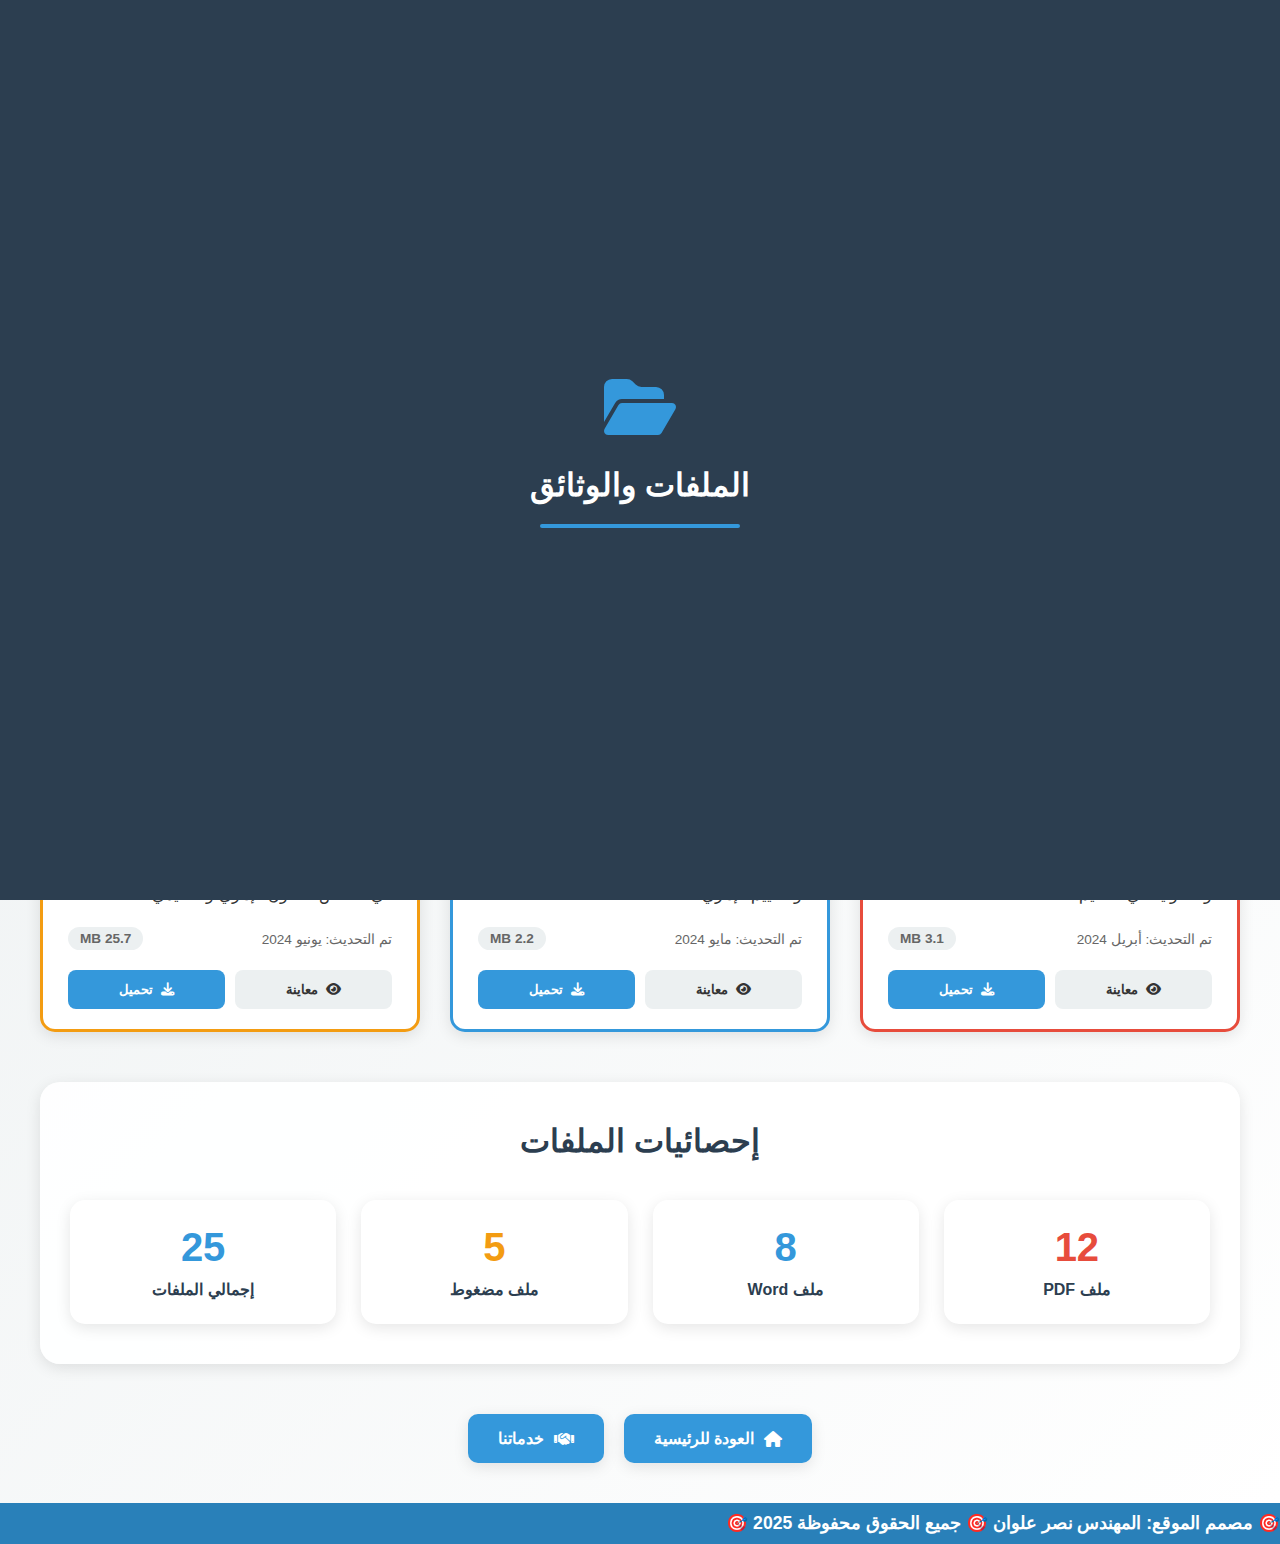
<file: files.html>
<!DOCTYPE html>
<html lang="ar" dir="rtl">
<head>
    <meta charset="UTF-8">
    <meta name="viewport" content="width=device-width, initial-scale=1.0">
    <title>الملفات - دكتور محمود عاشور</title>
    <link rel="stylesheet" href="https://cdnjs.cloudflare.com/ajax/libs/font-awesome/6.4.0/css/all.min.css">
  <script async src="https://pagead2.googlesyndication.com/pagead/js/adsbygoogle.js?client=ca-pub-7360306040223888"
     crossorigin="anonymous"></script>
	<style>
        * {
            margin: 0;
            padding: 0;
            box-sizing: border-box;
            font-family: 'Segoe UI', Tahoma, Geneva, Verdana, sans-serif;
        }

        :root {
            --primary-color: #2c3e50;
            --secondary-color: #3498db;
            --accent-color: #2980b9;
            --text-color: #333;
            --light-bg: #ecf0f1;
            --white: #ffffff;
            --shadow: 0 4px 15px rgba(0, 0, 0, 0.1);
            --pdf-color: #e74c3c;
            --doc-color: #3498db;
            --zip-color: #f39c12;
        }

        /* شاشة التحميل */
        .page-loader {
            position: fixed;
            top: 0;
            left: 0;
            width: 100%;
            height: 100%;
            background: var(--primary-color);
            display: flex;
            justify-content: center;
            align-items: center;
            z-index: 9999;
            transition: opacity 0.5s ease;
        }

        .loader-content {
            text-align: center;
            color: var(--white);
        }

        .loader-logo {
            font-size: 4rem;
            margin-bottom: 20px;
            color: var(--secondary-color);
        }

        .loader-text {
            font-size: 2rem;
            margin-bottom: 20px;
            font-weight: bold;
        }

        .loader-bar {
            width: 200px;
            height: 4px;
            background: rgba(255, 255, 255, 0.3);
            border-radius: 2px;
            margin: 0 auto;
            overflow: hidden;
        }

        .loader-progress {
            height: 100%;
            background: var(--secondary-color);
            animation: loading 2s ease-in-out infinite;
        }

        @keyframes loading {
            0% { transform: translateX(-100%); }
            100% { transform: translateX(100%); }
        }

        /* الماركيه */
        .marquee-section {
            background: var(--accent-color);
            padding: 10px 0;
            overflow: hidden;
            position: relative;
        }

        .marquee {
            white-space: nowrap;
            animation: marquee 20s linear infinite;
            color: var(--white);
            font-weight: bold;
            font-size: 1.1rem;
        }

        @keyframes marquee {
            0% { transform: translateX(100%); }
            100% { transform: translateX(-100%); }
        }

        /* محتوى الصفحة */
        .page-content {
            min-height: 100vh;
            background: linear-gradient(135deg, var(--light-bg) 0%, var(--white) 100%);
            padding: 40px 20px;
        }

        .page-header {
            text-align: center;
            margin-bottom: 40px;
        }

        .page-header h1 {
            color: var(--primary-color);
            font-size: 2.5rem;
            margin-bottom: 10px;
        }

        .page-subtitle {
            color: var(--accent-color);
            font-size: 1.2rem;
        }

        /* قسم الملفات */
        .files-container {
            max-width: 1200px;
            margin: 0 auto;
        }

        /* فلاتر التصنيف */
        .files-filters {
            display: flex;
            justify-content: center;
            flex-wrap: wrap;
            gap: 15px;
            margin-bottom: 40px;
        }

        .filter-btn {
            background: var(--white);
            color: var(--text-color);
            border: 2px solid var(--secondary-color);
            padding: 12px 25px;
            border-radius: 25px;
            cursor: pointer;
            transition: all 0.3s ease;
            font-weight: 600;
        }

        .filter-btn.active,
        .filter-btn:hover {
            background: var(--secondary-color);
            color: var(--white);
            transform: translateY(-2px);
            box-shadow: var(--shadow);
        }

        /* شبكة الملفات */
        .files-grid {
            display: grid;
            grid-template-columns: repeat(auto-fit, minmax(350px, 1fr));
            gap: 30px;
            margin-bottom: 50px;
        }

        .file-card {
            background: var(--white);
            border-radius: 15px;
            overflow: hidden;
            box-shadow: var(--shadow);
            transition: all 0.3s ease;
            border: 3px solid transparent;
        }

        .file-card:hover {
            transform: translateY(-10px);
            box-shadow: 0 15px 35px rgba(0, 0, 0, 0.15);
        }

        .file-card.pdf {
            border-color: var(--pdf-color);
        }

        .file-card.doc {
            border-color: var(--doc-color);
        }

        .file-card.zip {
            border-color: var(--zip-color);
        }

        .file-header {
            padding: 25px 25px 0;
            display: flex;
            align-items: center;
            gap: 15px;
        }

        .file-icon {
            width: 60px;
            height: 60px;
            border-radius: 12px;
            display: flex;
            align-items: center;
            justify-content: center;
            font-size: 1.8rem;
            color: var(--white);
        }

        .file-card.pdf .file-icon {
            background: var(--pdf-color);
        }

        .file-card.doc .file-icon {
            background: var(--doc-color);
        }

        .file-card.zip .file-icon {
            background: var(--zip-color);
        }

        .file-info {
            flex: 1;
        }

        .file-name {
            color: var(--primary-color);
            font-size: 1.3rem;
            font-weight: bold;
            margin-bottom: 5px;
        }

        .file-type {
            color: #666;
            font-size: 0.9rem;
        }

        .file-content {
            padding: 20px 25px;
        }

        .file-description {
            color: var(--text-color);
            line-height: 1.6;
            margin-bottom: 20px;
            font-size: 1rem;
        }

        .file-meta {
            display: flex;
            justify-content: space-between;
            align-items: center;
            color: #666;
            font-size: 0.85rem;
            margin-bottom: 20px;
        }

        .file-size {
            background: var(--light-bg);
            padding: 4px 12px;
            border-radius: 15px;
            font-weight: bold;
        }

        .file-actions {
            display: flex;
            gap: 10px;
        }

        .file-btn {
            flex: 1;
            padding: 12px 20px;
            border: none;
            border-radius: 8px;
            font-weight: bold;
            cursor: pointer;
            transition: all 0.3s ease;
            text-align: center;
            text-decoration: none;
            display: flex;
            align-items: center;
            justify-content: center;
            gap: 8px;
        }

        .file-btn.preview {
            background: var(--light-bg);
            color: var(--text-color);
        }

        .file-btn.download {
            background: var(--secondary-color);
            color: var(--white);
        }

        .file-btn:hover {
            transform: translateY(-2px);
            box-shadow: 0 5px 15px rgba(0, 0, 0, 0.2);
        }

        /* قسم الإحصائيات */
        .stats-section {
            background: rgba(255, 255, 255, 0.9);
            padding: 40px 30px;
            border-radius: 20px;
            box-shadow: var(--shadow);
            margin-bottom: 50px;
        }

        .section-title {
            text-align: center;
            color: var(--primary-color);
            margin-bottom: 40px;
            font-size: 2rem;
        }

        .stats-grid {
            display: grid;
            grid-template-columns: repeat(auto-fit, minmax(200px, 1fr));
            gap: 25px;
        }

        .stat-card {
            background: var(--white);
            padding: 25px;
            border-radius: 15px;
            text-align: center;
            box-shadow: var(--shadow);
            transition: transform 0.3s ease;
        }

        .stat-card:hover {
            transform: translateY(-5px);
        }

        .stat-number {
            font-size: 2.5rem;
            font-weight: bold;
            margin-bottom: 10px;
        }

        .stat-card.pdf .stat-number {
            color: var(--pdf-color);
        }

        .stat-card.doc .stat-number {
            color: var(--doc-color);
        }

        .stat-card.zip .stat-number {
            color: var(--zip-color);
        }

        .stat-card.total .stat-number {
            color: var(--secondary-color);
        }

        .stat-text {
            color: var(--primary-color);
            font-weight: 600;
        }

        /* قسم البحث */
        .search-section {
            background: var(--primary-color);
            padding: 30px;
            border-radius: 15px;
            margin-bottom: 40px;
        }

        .search-container {
            max-width: 600px;
            margin: 0 auto;
        }

        .search-box {
            position: relative;
        }

        .search-input {
            width: 100%;
            padding: 15px 50px 15px 20px;
            border: none;
            border-radius: 25px;
            font-size: 1.1rem;
            background: var(--white);
            color: var(--text-color);
        }

        .search-input:focus {
            outline: none;
            box-shadow: 0 0 0 3px rgba(52, 152, 219, 0.3);
        }

        .search-icon {
            position: absolute;
            left: 20px;
            top: 50%;
            transform: translateY(-50%);
            color: var(--secondary-color);
            font-size: 1.2rem;
        }

        /* أزرار التنقل */
        .navigation-buttons {
            display: flex;
            justify-content: center;
            gap: 20px;
            margin-top: 40px;
        }

        .nav-btn {
            background: var(--secondary-color);
            color: var(--white);
            padding: 15px 30px;
            text-decoration: none;
            border-radius: 10px;
            transition: all 0.3s ease;
            display: flex;
            align-items: center;
            gap: 10px;
            font-weight: bold;
            box-shadow: var(--shadow);
        }

        .nav-btn:hover {
            background: var(--accent-color);
            transform: translateY(-3px);
            box-shadow: 0 8px 25px rgba(52, 152, 219, 0.4);
        }

        /* تصميم متجاوب */
        @media (max-width: 768px) {
            .files-grid {
                grid-template-columns: 1fr;
            }

            .file-card {
                margin: 0 10px;
            }

            .file-actions {
                flex-direction: column;
            }

            .files-filters {
                gap: 10px;
            }

            .filter-btn {
                padding: 10px 20px;
                font-size: 0.9rem;
            }

            .page-header h1 {
                font-size: 2rem;
            }

            .stats-grid {
                grid-template-columns: repeat(2, 1fr);
            }

            .navigation-buttons {
                flex-direction: column;
                align-items: center;
            }

            .nav-btn {
                width: 200px;
                justify-content: center;
            }
        }

        @media (max-width: 480px) {
            .page-content {
                padding: 20px 15px;
            }

            .file-header {
                flex-direction: column;
                text-align: center;
            }

            .stats-grid {
                grid-template-columns: 1fr;
            }

            .search-section {
                padding: 20px;
            }
        }
    </style>
</head>
<body>
    <!-- شاشة التحميل -->
    <div class="page-loader" id="pageLoader">
        <div class="loader-content">
            <div class="loader-logo">
                <i class="fas fa-folder-open"></i>
            </div>
            <div class="loader-text">الملفات والوثائق</div>
            <div class="loader-bar">
                <div class="loader-progress"></div>
            </div>
        </div>
    </div>

    <!-- الماركيه العلوي -->
    <div class="marquee-section">
        <div class="marquee">
            🎯 الملفات والوثائق - دكتور محمود عاشور - الشئون القانونية بالإدارة التعليمية بالدلنجات 🎯
        </div>
    </div>

    <!-- محتوى الصفحة -->
    <div class="page-content">
        <div class="page-header">
            <h1>الملفات والوثائق</h1>
            <p class="page-subtitle">مجموعة من الملفات والوثائق القانونية والتعليمية</p>
        </div>

        <div class="files-container">
            <!-- قسم البحث -->
            <div class="search-section">
                <div class="search-container">
                    <div class="search-box">
                        <input type="text" class="search-input" placeholder="ابحث في الملفات...">
                        <i class="fas fa-search search-icon"></i>
                    </div>
                </div>
            </div>

            <!-- فلاتر التصنيف -->
            <div class="files-filters">
                <button class="filter-btn active" data-filter="all">كل الملفات</button>
                <button class="filter-btn" data-filter="pdf">ملفات PDF</button>
                <button class="filter-btn" data-filter="doc">ملفات Word</button>
                <button class="filter-btn" data-filter="zip">ملفات مضغوطة</button>
            </div>

            <!-- شبكة الملفات -->
            <div class="files-grid">
                <!-- ملف 1 -->
                <div class="file-card pdf" data-category="pdf">
                    <div class="file-header">
                        <div class="file-icon">
                            <i class="fas fa-file-pdf"></i>
                        </div>
                        <div class="file-info">
                            <div class="file-name">الدليل القانوني للتعليم</div>
                            <div class="file-type">PDF ملف</div>
							<a href="d.pdf">👁 عرض الملف او معاينة</a>
                        </div>
                    </div>
                    <div class="file-content">
                        <p class="file-description">
                            دليل شامل للقوانين واللوائح المنظمة للعملية التعليمية والإدارية في المؤسسات التعليمية.
                        </p>
                        <div class="file-meta">
                            <span class="file-date">تحديث 15-11-2025</span>
                            <span class="file-size">2.5 MB</span>
                        </div>
                        <div class="file-actions">
                            </button>
                            </button>
                        </div>
                    </div>
                </div>

                <!-- ملف 2 -->
                <div class="file-card doc" data-category="doc">
                    <div class="file-header">
                        <div class="file-icon">
                            <i class="fas fa-file-word"></i>
                        </div>
                        <div class="file-info">
                            <div class="file-name">شروط فض المنازعات</div>
                            <div class="file-type">pdf</div>
                        <a href="d1.pdf">👁 عرض الملف او معاينة</a>
						</div>
                    </div>
                    <div class="file-content">
                        <p class="file-description">
                            مجموعة من نماذج العقود والإتفاقيات القانونية الجاهزة للاستخدام في المجال التعليمي.
                        </p>
                        <div class="file-meta">
                            <span class="file-date">تم التحديث: 15-11-2025</span>
                            <span class="file-size">1.8 MB</span>
                        </div>
                        <div class="file-actions">
                            </button>
                            </button>
                        </div>
                    </div>
                </div>

                <!-- ملف 3 -->
                <div class="file-card zip" data-category="zip">
                    <div class="file-header">
                        <div class="file-icon">
                            <i class="fas fa-file-archive"></i>
                        </div>
                        <div class="file-info">
                            <div class="file-name">أبحاث قانونية متكاملة</div>
                            <div class="file-type">مضغوط ملف</div>
                        </div>
                    </div>
                    <div class="file-content">
                        <p class="file-description">
                            حزمة متكاملة من الأبحاث والدراسات القانونية في مجال التعليم والإدارة.
                        </p>
                        <div class="file-meta">
                            <span class="file-date">تم التحديث: مارس 2024</span>
                            <span class="file-size">15.2 MB</span>
                        </div>
                        <div class="file-actions">
                            <button class="file-btn preview">
                                <i class="fas fa-eye"></i> معاينة
                            </button>
                            <button class="file-btn download">
                                <i class="fas fa-download"></i> تحميل
                            </button>
                        </div>
                    </div>
                </div>

                <!-- ملف 4 -->
                <div class="file-card pdf" data-category="pdf">
                    <div class="file-header">
                        <div class="file-icon">
                            <i class="fas fa-file-pdf"></i>
                        </div>
                        <div class="file-info">
                            <div class="file-name">اللوائح التنفيذية</div>
                            <div class="file-type">PDF ملف</div>
                        </div>
                    </div>
                    <div class="file-content">
                        <p class="file-description">
                            اللوائح التنفيذية والقوانين المنظمة للشئون الإدارية والقانونية في التعليم.
                        </p>
                        <div class="file-meta">
                            <span class="file-date">تم التحديث: أبريل 2024</span>
                            <span class="file-size">3.1 MB</span>
                        </div>
                        <div class="file-actions">
                            <button class="file-btn preview">
                                <i class="fas fa-eye"></i> معاينة
                            </button>
                            <button class="file-btn download">
                                <i class="fas fa-download"></i> تحميل
                            </button>
                        </div>
                    </div>
                </div>

                <!-- ملف 5 -->
                <div class="file-card doc" data-category="doc">
                    <div class="file-header">
                        <div class="file-icon">
                            <i class="fas fa-file-word"></i>
                        </div>
                        <div class="file-info">
                            <div class="file-name">تقارير إدارية</div>
                            <div class="file-type">Word ملف</div>
                        </div>
                    </div>
                    <div class="file-content">
                        <p class="file-description">
                            نماذج وتقارير إدارية جاهزة للاستخدام في المتابعة والتقييم الإداري.
                        </p>
                        <div class="file-meta">
                            <span class="file-date">تم التحديث: مايو 2024</span>
                            <span class="file-size">2.2 MB</span>
                        </div>
                        <div class="file-actions">
                            <button class="file-btn preview">
                                <i class="fas fa-eye"></i> معاينة
                            </button>
                            <button class="file-btn download">
                                <i class="fas fa-download"></i> تحميل
                            </button>
                        </div>
                    </div>
                </div>

                <!-- ملف 6 -->
                <div class="file-card zip" data-category="zip">
                    <div class="file-header">
                        <div class="file-icon">
                            <i class="fas fa-file-archive"></i>
                        </div>
                        <div class="file-info">
                            <div class="file-name">مراجع قانونية شاملة</div>
                            <div class="file-type">مضغوط ملف</div>
                        </div>
                    </div>
                    <div class="file-content">
                        <p class="file-description">
                            مجموعة شاملة من المراجع والمصادر القانونية في تخصص القانون الإداري والتعليمي.
                        </p>
                        <div class="file-meta">
                            <span class="file-date">تم التحديث: يونيو 2024</span>
                            <span class="file-size">25.7 MB</span>
                        </div>
                        <div class="file-actions">
                            <button class="file-btn preview">
                                <i class="fas fa-eye"></i> معاينة
                            </button>
                            <button class="file-btn download">
                                <i class="fas fa-download"></i> تحميل
                            </button>
                        </div>
                    </div>
                </div>
            </div>

            <!-- قسم الإحصائيات -->
            <div class="stats-section">
                <h2 class="section-title">إحصائيات الملفات</h2>
                <div class="stats-grid">
                    <div class="stat-card pdf">
                        <div class="stat-number">12</div>
                        <div class="stat-text">ملف PDF</div>
                    </div>
                    <div class="stat-card doc">
                        <div class="stat-number">8</div>
                        <div class="stat-text">ملف Word</div>
                    </div>
                    <div class="stat-card zip">
                        <div class="stat-number">5</div>
                        <div class="stat-text">ملف مضغوط</div>
                    </div>
                    <div class="stat-card total">
                        <div class="stat-number">25</div>
                        <div class="stat-text">إجمالي الملفات</div>
                    </div>
                </div>
            </div>

            <!-- أزرار التنقل -->
            <div class="navigation-buttons">
                <a href="index.html" class="nav-btn">
                    <i class="fas fa-home"></i> العودة للرئيسية
                </a>
                <a href="services.html" class="nav-btn">
                    <i class="fas fa-handshake"></i> خدماتنا
                </a>
            </div>
        </div>
    </div>

    <!-- الماركيه السفلي -->
    <div class="marquee-section">
        <div class="marquee marquee-left">
            🎯 مصمم الموقع: المهندس نصر علوان 🎯 جميع الحقوق محفوظة 2025 🎯
        </div>
    </div>

    <script>
        // إخفاء شاشة التحميل
        window.addEventListener('load', function() {
            setTimeout(function() {
                document.getElementById('pageLoader').style.opacity = '0';
                setTimeout(function() {
                    document.getElementById('pageLoader').style.display = 'none';
                }, 500);
            }, 2000);
        });

        // فلاتر الملفات
        const filterBtns = document.querySelectorAll('.filter-btn');
        const fileCards = document.querySelectorAll('.file-card');

        filterBtns.forEach(btn => {
            btn.addEventListener('click', () => {
                filterBtns.forEach(b => b.classList.remove('active'));
                btn.classList.add('active');
                
                const filter = btn.getAttribute('data-filter');
                
                fileCards.forEach(card => {
                    if (filter === 'all' || card.getAttribute('data-category') === filter) {
                        card.style.display = 'block';
                    } else {
                        card.style.display = 'none';
                    }
                });
            });
        });

        // البحث في الملفات
        const searchInput = document.querySelector('.search-input');
        
        searchInput.addEventListener('input', function() {
            const searchTerm = this.value.toLowerCase();
            
            fileCards.forEach(card => {
                const fileName = card.querySelector('.file-name').textContent.toLowerCase();
                const fileDescription = card.querySelector('.file-description').textContent.toLowerCase();
                
                if (fileName.includes(searchTerm) || fileDescription.includes(searchTerm)) {
                    card.style.display = 'block';
                } else {
                    card.style.display = 'none';
                }
            });
        });

        // تأثيرات التحميل
        const fileCardsAll = document.querySelectorAll('.file-card');
        
        const observer = new IntersectionObserver((entries) => {
            entries.forEach(entry => {
                if (entry.isIntersecting) {
                    entry.target.style.opacity = '1';
                    entry.target.style.transform = 'translateY(0)';
                }
            });
        }, { threshold: 0.1 });

        fileCardsAll.forEach(card => {
            card.style.opacity = '0';
            card.style.transform = 'translateY(50px)';
            card.style.transition = 'all 0.6s ease';
            observer.observe(card);
        });

        // محاكاة تحميل الملفات
        document.querySelectorAll('.file-btn.download').forEach(btn => {
            btn.addEventListener('click', function() {
                const fileName = this.closest('.file-card').querySelector('.file-name').textContent;
                alert(`جاري تحميل الملف: ${fileName}`);
            });
        });

        document.querySelectorAll('.file-btn.preview').forEach(btn => {
            btn.addEventListener('click', function() {
                const fileName = this.closest('.file-card').querySelector('.file-name').textContent;
                alert(`جاري معاينة الملف: ${fileName}`);
            });
        });
    </script>
</body>
</html>
</file>
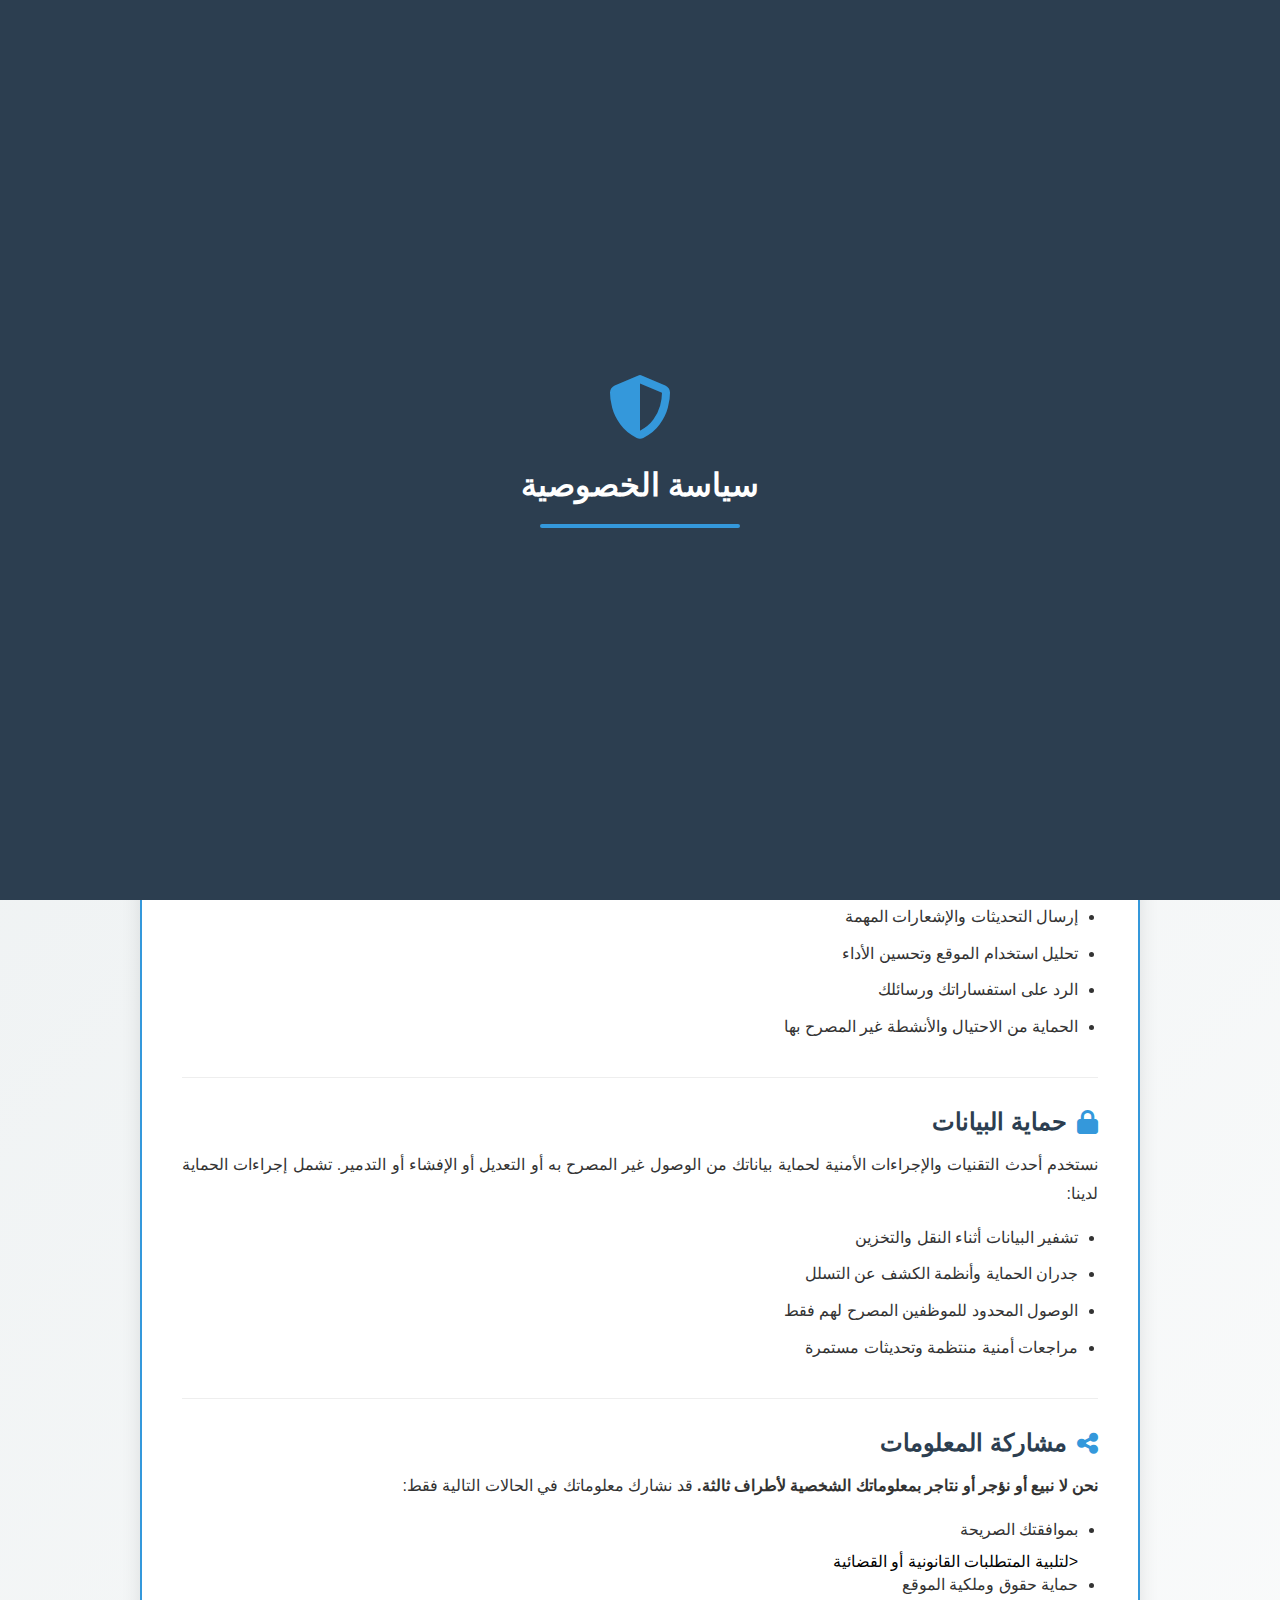
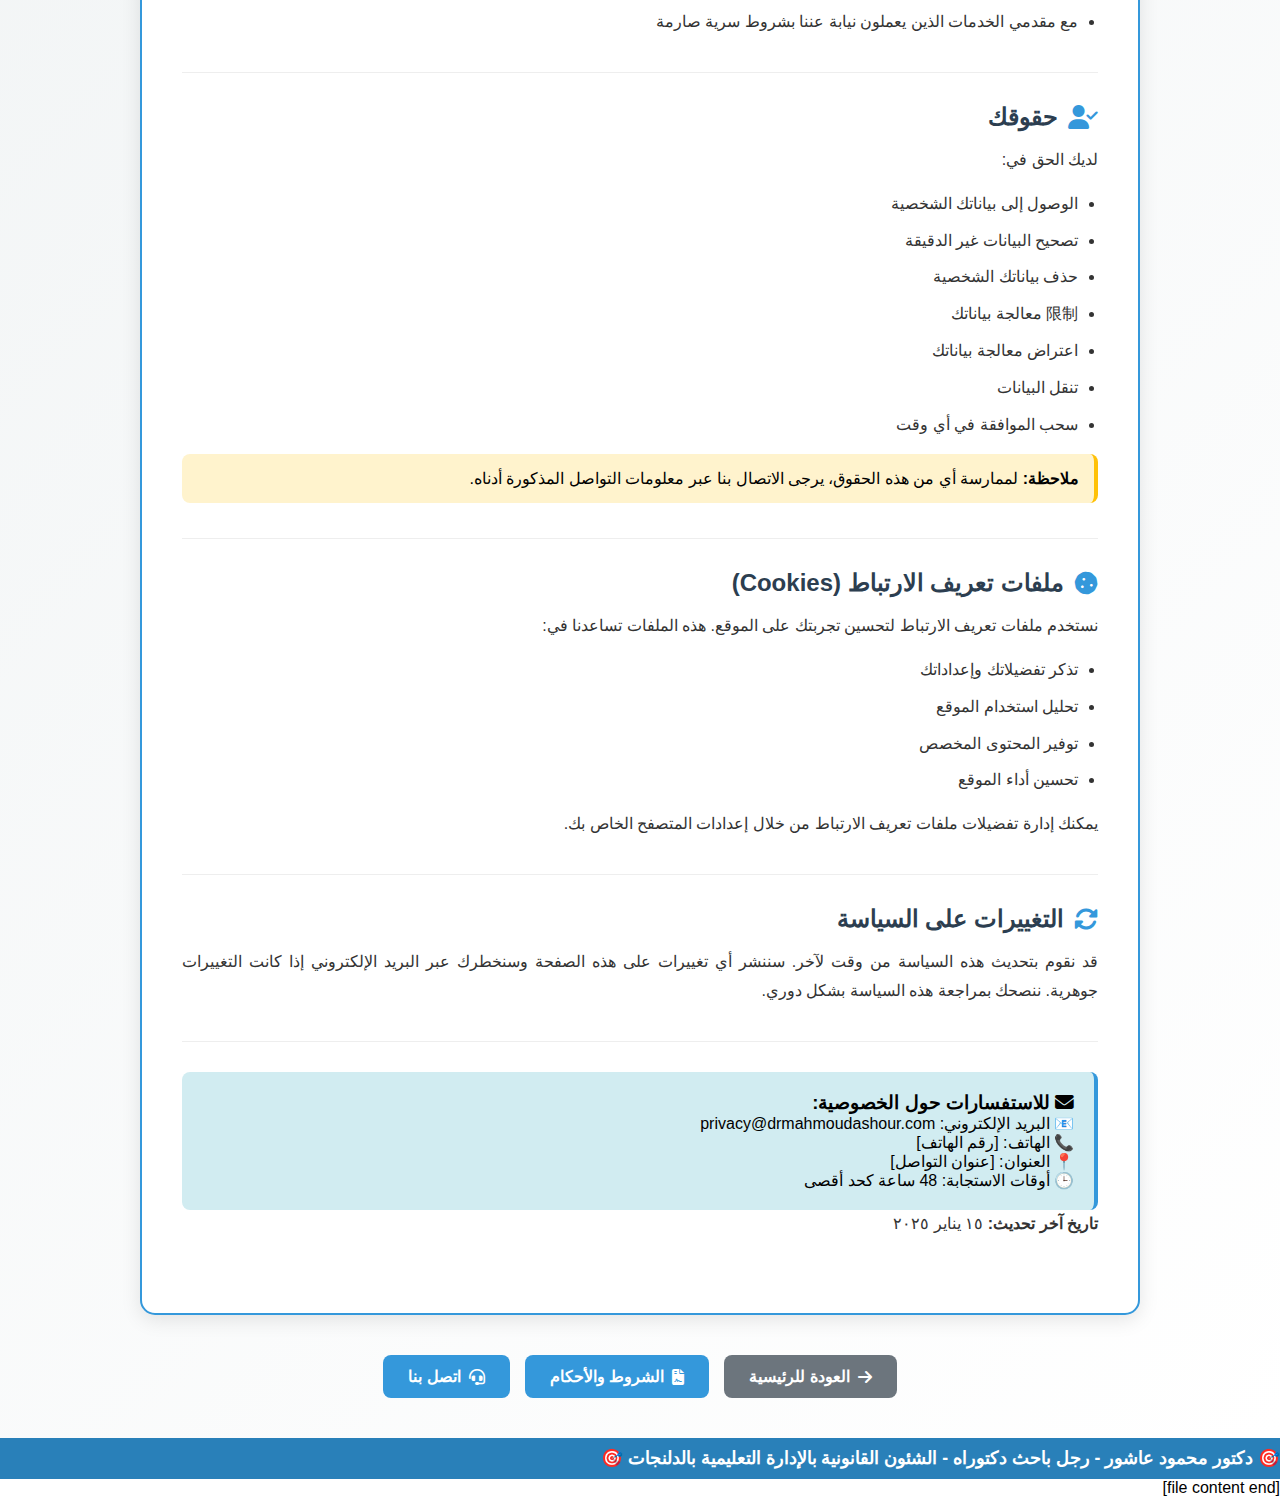
<file: privacy.html>
<!DOCTYPE html>
<html lang="ar" dir="rtl">
<head>
    <meta charset="UTF-8">
    <meta name="viewport" content="width=device-width, initial-scale=1.0">
    <title>سياسة الخصوصية - دكتور محمود عاشور</title>
    <link rel="stylesheet" href="https://cdnjs.cloudflare.com/ajax/libs/font-awesome/6.4.0/css/all.min.css">
  <script async src="https://pagead2.googlesyndication.com/pagead/js/adsbygoogle.js?client=ca-pub-7360306040223888"
     crossorigin="anonymous"></script>
    <style>
        * {
            margin: 0;
            padding: 0;
            box-sizing: border-box;
            font-family: 'Segoe UI', Tahoma, Geneva, Verdana, sans-serif;
        }

        :root {
            --primary-color: #2c3e50;
            --secondary-color: #3498db;
            --accent-color: #2980b9;
            --text-color: #333;
            --light-bg: #ecf0f1;
            --white: #ffffff;
            --success-color: #27ae60;
            --error-color: #e74c3c;
        }

        /* شاشة التحميل */
        .page-loader {
            position: fixed;
            top: 0;
            left: 0;
            width: 100%;
            height: 100%;
            background: var(--primary-color);
            display: flex;
            justify-content: center;
            align-items: center;
            z-index: 9999;
            transition: opacity 0.5s ease;
        }

        .loader-content {
            text-align: center;
            color: var(--white);
        }

        .loader-logo {
            font-size: 4rem;
            margin-bottom: 20px;
            color: var(--secondary-color);
        }

        .loader-text {
            font-size: 2rem;
            margin-bottom: 20px;
            font-weight: bold;
        }

        .loader-bar {
            width: 200px;
            height: 4px;
            background: rgba(255, 255, 255, 0.3);
            border-radius: 2px;
            margin: 0 auto;
            overflow: hidden;
        }

        .loader-progress {
            height: 100%;
            background: var(--secondary-color);
            animation: loading 2s ease-in-out infinite;
        }

        @keyframes loading {
            0% { transform: translateX(-100%); }
            100% { transform: translateX(100%); }
        }

        /* الماركيه العلوي */
        .marquee-section {
            background: var(--accent-color);
            padding: 10px 0;
            overflow: hidden;
            position: relative;
        }

        .marquee {
            white-space: nowrap;
            animation: marquee 20s linear infinite;
            color: var(--white);
            font-weight: bold;
            font-size: 1.1rem;
        }

        @keyframes marquee {
            0% { transform: translateX(-100%); }
            100% { transform: translateX(100%); }
        }

        /* محتوى الصفحة */
        .page-content {
            min-height: 80vh;
            background: linear-gradient(135deg, var(--light-bg) 0%, var(--white) 100%);
            padding: 40px 20px;
        }

        .header-container {
            text-align: center;
            margin-bottom: 40px;
        }

        .page-content h1 {
            color: var(--primary-color);
            font-size: 2.5rem;
            margin-bottom: 15px;
        }

        .page-subtitle {
            color: var(--accent-color);
            font-size: 1.2rem;
            margin-bottom: 40px;
        }

        /* محتوى سياسة الخصوصية */
        .privacy-container {
            max-width: 1000px;
            margin: 0 auto;
            background: var(--white);
            padding: 40px;
            border-radius: 15px;
            box-shadow: 0 5px 20px rgba(0,0,0,0.1);
            border: 2px solid var(--secondary-color);
        }

        .privacy-section {
            margin-bottom: 30px;
            padding-bottom: 20px;
            border-bottom: 1px solid #eee;
        }

        .privacy-section:last-child {
            border-bottom: none;
            margin-bottom: 0;
        }

        .privacy-section h2 {
            color: var(--primary-color);
            font-size: 1.5rem;
            margin-bottom: 15px;
            display: flex;
            align-items: center;
            gap: 10px;
        }

        .privacy-section h2 i {
            color: var(--secondary-color);
        }

        .privacy-section p {
            color: var(--text-color);
            line-height: 1.8;
            margin-bottom: 15px;
            text-align: justify;
        }

        .privacy-section ul {
            margin-right: 20px;
            margin-bottom: 15px;
        }

        .privacy-section li {
            color: var(--text-color);
            line-height: 1.8;
            margin-bottom: 8px;
        }

        .highlight {
            background: #fff3cd;
            padding: 15px;
            border-radius: 8px;
            border-right: 4px solid #ffc107;
            margin: 15px 0;
        }

        .contact-info {
            background: #d1ecf1;
            padding: 20px;
            border-radius: 8px;
            border-right: 4px solid var(--secondary-color);
            margin-top: 20px;
        }

        /* أزرار التنقل */
        .navigation-buttons {
            display: flex;
            justify-content: center;
            gap: 15px;
            margin-top: 40px;
            flex-wrap: wrap;
        }

        .nav-button {
            background: var(--secondary-color);
            color: var(--white);
            padding: 12px 25px;
            text-decoration: none;
            border-radius: 8px;
            transition: all 0.3s ease;
            display: flex;
            align-items: center;
            gap: 8px;
            font-weight: bold;
        }

        .nav-button:hover {
            background: var(--accent-color);
            transform: translateY(-2px);
            box-shadow: 0 5px 15px rgba(52, 152, 219, 0.3);
        }

        .nav-button.back {
            background: #6c757d;
        }

        .nav-button.back:hover {
            background: #5a6268;
        }

        /* تصميم متجاوب */
        @media (max-width: 768px) {
            .privacy-container {
                padding: 20px;
                margin: 10px;
            }
            
            .page-content h1 {
                font-size: 2rem;
            }
            
            .privacy-section h2 {
                font-size: 1.3rem;
            }
            
            .navigation-buttons {
                flex-direction: column;
                align-items: center;
            }
            
            .nav-button {
                width: 100%;
                justify-content: center;
            }
        }
    </style>
</head>
<body>
    <!-- شاشة التحميل -->
    <div class="page-loader" id="pageLoader">
        <div class="loader-content">
            <div class="loader-logo">
                <i class="fas fa-shield-alt"></i>
            </div>
            <div class="loader-text">سياسة الخصوصية</div>
            <div class="loader-bar">
                <div class="loader-progress"></div>
            </div>
        </div>
    </div>

    <!-- الماركيه العلوي -->
    <div class="marquee-section">
        <div class="marquee">
            🎯 سياسة الخصوصية وحماية البيانات - دكتور محمود عاشور 🎯
        </div>
    </div>

    <!-- محتوى الصفحة -->
    <div class="page-content">
        <div class="header-container">
            <h1><i class="fas fa-shield-alt"></i> سياسة الخصوصية</h1>
            <p class="page-subtitle">حماية بياناتك الشخصية هي أولويتنا الأولى</p>
        </div>
        
        <div class="privacy-container">
            <!-- المقدمة -->
            <div class="privacy-section">
                <h2><i class="fas fa-info-circle"></i> المقدمة</h2>
                <p>
                    ترحب بك سياسة الخصوصية هذه وتوضح كيف يقوم موقع دكتور محمود عاشور بجمع واستخدام وحماية معلوماتك الشخصية. نحن ندرك أهمية الخصوصية ونلتزم بحماية بياناتك الشخصية وفقاً لأحدث المعايير الأمنية والقوانين المعمول بها.
                </p>
            </div>

            <!-- المعلومات التي نجمعها -->
            <div class="privacy-section">
                <h2><i class="fas fa-database"></i> المعلومات التي نجمعها</h2>
                <p>نقوم بجمع الأنواع التالية من المعلومات:</p>
                <ul>
                    <li><strong>المعلومات الشخصية:</strong> الاسم، البريد الإلكتروني، رقم الهاتف</li>
                    <li><strong>معلومات الملف الشخصي:</strong> نوع المستخدم، التخصص، الاهتمامات</li>
                    <li><strong>معلومات التقنية:</strong> عنوان IP، نوع المتصفح، نظام التشغيل</li>
                    <li><strong>معلومات الاستخدام:</strong> الصفحات التي تزورها، وقت الزيارة</li>
                    <li><strong>معلومات الاتصال:</strong> الرسائل والاستفسارات التي ترسلها</li>
                </ul>
            </div>

            <!-- كيفية استخدام المعلومات -->
            <div class="privacy-section">
                <h2><i class="fas fa-cogs"></i> كيفية استخدام المعلومات</h2>
                <p>نستخدم معلوماتك للأغراض التالية:</p>
                <ul>
                    <li>توفير الخدمات المطلوبة والاستشارات القانونية</li>
                    <li>تحسين تجربة المستخدم وتطوير الخدمات</li>
                    <li>إرسال التحديثات والإشعارات المهمة</li>
                    <li>تحليل استخدام الموقع وتحسين الأداء</li>
                    <li>الرد على استفساراتك ورسائلك</li>
                    <li>الحماية من الاحتيال والأنشطة غير المصرح بها</li>
                </ul>
            </div>

            <!-- حماية البيانات -->
            <div class="privacy-section">
                <h2><i class="fas fa-lock"></i> حماية البيانات</h2>
                <p>
                    نستخدم أحدث التقنيات والإجراءات الأمنية لحماية بياناتك من الوصول غير المصرح به أو التعديل أو الإفشاء أو التدمير. تشمل إجراءات الحماية لدينا:
                </p>
                <ul>
                    <li>تشفير البيانات أثناء النقل والتخزين</li>
                    <li>جدران الحماية وأنظمة الكشف عن التسلل</li>
                    <li>الوصول المحدود للموظفين المصرح لهم فقط</li>
                    <li>مراجعات أمنية منتظمة وتحديثات مستمرة</li>
                </ul>
            </div>

            <!-- مشاركة المعلومات -->
            <div class="privacy-section">
                <h2><i class="fas fa-share-alt"></i> مشاركة المعلومات</h2>
                <p>
                    <strong>نحن لا نبيع أو نؤجر أو نتاجر بمعلوماتك الشخصية لأطراف ثالثة.</strong> قد نشارك معلوماتك في الحالات التالية فقط:
                </p>
                <ul>
                    <li>بموافقتك الصريحة</li>
                    <لتلبية المتطلبات القانونية أو القضائية</li>
                    <li>حماية حقوق وملكية الموقع</li>
                    <li>مع مقدمي الخدمات الذين يعملون نيابة عننا بشروط سرية صارمة</li>
                </ul>
            </div>

            <!-- حقوق المستخدم -->
            <div class="privacy-section">
                <h2><i class="fas fa-user-check"></i> حقوقك</h2>
                <p>لديك الحق في:</p>
                <ul>
                    <li>الوصول إلى بياناتك الشخصية</li>
                    <li>تصحيح البيانات غير الدقيقة</li>
                    <li>حذف بياناتك الشخصية</li>
                    <li>限制 معالجة بياناتك</li>
                    <li>اعتراض معالجة بياناتك</li>
                    <li>تنقل البيانات</li>
                    <li>سحب الموافقة في أي وقت</li>
                </ul>
                
                <div class="highlight">
                    <strong>ملاحظة:</strong> لممارسة أي من هذه الحقوق، يرجى الاتصال بنا عبر معلومات التواصل المذكورة أدناه.
                </div>
            </div>

            <!-- الكوكيز -->
            <div class="privacy-section">
                <h2><i class="fas fa-cookie"></i> ملفات تعريف الارتباط (Cookies)</h2>
                <p>
                    نستخدم ملفات تعريف الارتباط لتحسين تجربتك على الموقع. هذه الملفات تساعدنا في:
                </p>
                <ul>
                    <li>تذكر تفضيلاتك وإعداداتك</li>
                    <li>تحليل استخدام الموقع</li>
                    <li>توفير المحتوى المخصص</li>
                    <li>تحسين أداء الموقع</li>
                </ul>
                <p>
                    يمكنك إدارة تفضيلات ملفات تعريف الارتباط من خلال إعدادات المتصفح الخاص بك.
                </p>
            </div>

            <!-- التغييرات على السياسة -->
            <div class="privacy-section">
                <h2><i class="fas fa-sync-alt"></i> التغييرات على السياسة</h2>
                <p>
                    قد نقوم بتحديث هذه السياسة من وقت لآخر. سننشر أي تغييرات على هذه الصفحة وسنخطرك عبر البريد الإلكتروني إذا كانت التغييرات جوهرية. ننصحك بمراجعة هذه السياسة بشكل دوري.
                </p>
            </div>

            <!-- معلومات التواصل -->
            <div class="contact-info">
                <h3><i class="fas fa-envelope"></i> للاستفسارات حول الخصوصية:</h3>
                <p>📧 البريد الإلكتروني: privacy@drmahmoudashour.com</p>
                <p>📞 الهاتف: [رقم الهاتف]</p>
                <p>📍 العنوان: [عنوان التواصل]</p>
                <p>🕒 أوقات الاستجابة: 48 ساعة كحد أقصى</p>
            </div>

            <!-- تاريخ آخر تحديث -->
            <div class="privacy-section">
                <p><strong>تاريخ آخر تحديث:</strong> ١٥ يناير ٢٠٢٥</p>
            </div>
        </div>

        <!-- أزرار التنقل -->
        <div class="navigation-buttons">
            <a href="index.html" class="nav-button back">
                <i class="fas fa-arrow-right"></i> العودة للرئيسية
            </a>
            <a href="terms.html" class="nav-button">
                <i class="fas fa-file-contract"></i> الشروط والأحكام
            </a>
            <a href="contact.html" class="nav-button">
                <i class="fas fa-headset"></i> اتصل بنا
            </a>
        </div>
    </div>

    <!-- الماركيه السفلي -->
    <div class="marquee-section">
        <div class="marquee">
            🎯 دكتور محمود عاشور - رجل باحث دكتوراه - الشئون القانونية بالإدارة التعليمية بالدلنجات 🎯
        </div>
    </div>

    <script>
        // إخفاء شاشة التحميل بعد تحميل الصفحة
        window.addEventListener('load', function() {
            setTimeout(function() {
                document.getElementById('pageLoader').style.opacity = '0';
                setTimeout(function() {
                    document.getElementById('pageLoader').style.display = 'none';
                }, 500);
            }, 1500);
        });

        // تأثير التمرير السلس للروابط
        document.querySelectorAll('a[href^="#"]').forEach(anchor => {
            anchor.addEventListener('click', function (e) {
                e.preventDefault();
                const target = document.querySelector(this.getAttribute('href'));
                if (target) {
                    target.scrollIntoView({
                        behavior: 'smooth',
                        block: 'start'
                    });
                }
            });
        });
    </script>
</body>
</html>

[file content end]
</file>
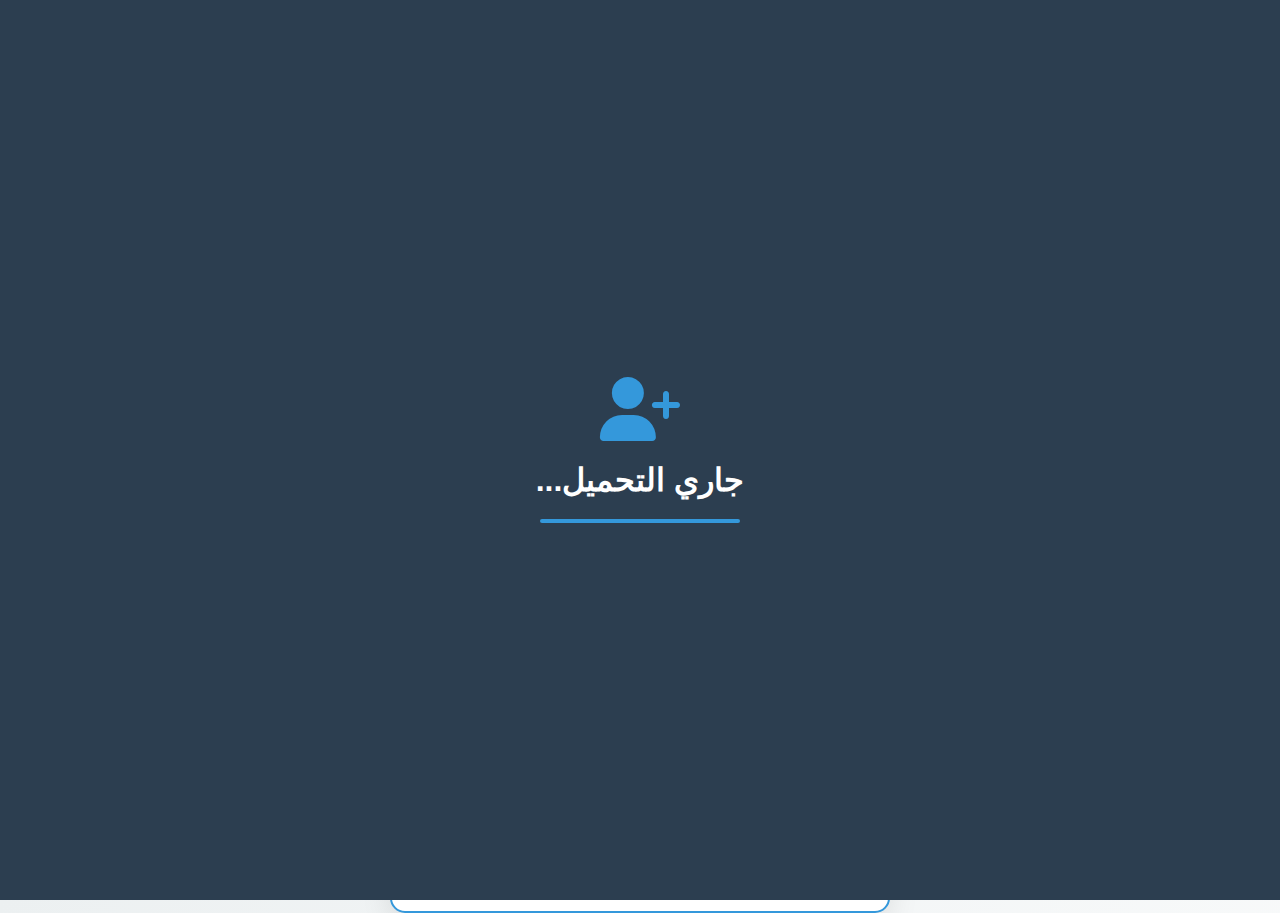
<file: Register.html>
[file name]: register.html
[file content begin]
<!DOCTYPE html>
<html lang="ar" dir="rtl">
<head>
    <meta charset="UTF-8">
    <meta name="viewport" content="width=device-width, initial-scale=1.0">
    <title>تسجيل حساب جديد - دكتور محمود عاشور</title>
    <link rel="stylesheet" href="https://cdnjs.cloudflare.com/ajax/libs/font-awesome/6.4.0/css/all.min.css">
    <style>
        * {
            margin: 0;
            padding: 0;
            box-sizing: border-box;
            font-family: 'Segoe UI', Tahoma, Geneva, Verdana, sans-serif;
        }

        :root {
            --primary-color: #2c3e50;
            --secondary-color: #3498db;
            --accent-color: #2980b9;
            --text-color: #333;
            --light-bg: #ecf0f1;
            --white: #ffffff;
            --success-color: #27ae60;
            --error-color: #e74c3c;
        }

        body {
            background: linear-gradient(135deg, var(--light-bg) 0%, var(--white) 100%);
            min-height: 100vh;
            display: flex;
            flex-direction: column;
        }

        /* شاشة التحميل */
        .page-loader {
            position: fixed;
            top: 0;
            left: 0;
            width: 100%;
            height: 100%;
            background: var(--primary-color);
            display: flex;
            justify-content: center;
            align-items: center;
            z-index: 9999;
            transition: opacity 0.5s ease;
        }

        .loader-content {
            text-align: center;
            color: var(--white);
        }

        .loader-logo {
            font-size: 4rem;
            margin-bottom: 20px;
            color: var(--secondary-color);
        }

        .loader-text {
            font-size: 2rem;
            margin-bottom: 20px;
            font-weight: bold;
        }

        .loader-bar {
            width: 200px;
            height: 4px;
            background: rgba(255, 255, 255, 0.3);
            border-radius: 2px;
            margin: 0 auto;
            overflow: hidden;
        }

        .loader-progress {
            height: 100%;
            background: var(--secondary-color);
            animation: loading 2s ease-in-out infinite;
        }

        @keyframes loading {
            0% { transform: translateX(-100%); }
            100% { transform: translateX(100%); }
        }

        /* الماركيه العلوي */
        .marquee-section {
            background: var(--accent-color);
            padding: 10px 0;
            overflow: hidden;
            position: relative;
        }

        .marquee {
            white-space: nowrap;
            animation: marquee 20s linear infinite;
            color: var(--white);
            font-weight: bold;
            font-size: 1.1rem;
        }

        @keyframes marquee {
            0% { transform: translateX(-100%); }
            100% { transform: translateX(100%); }
        }

        /* حاوية التسجيل */
        .register-container {
            flex: 1;
            display: flex;
            justify-content: center;
            align-items: center;
            padding: 40px 20px;
            min-height: 80vh;
        }

        .register-card {
            background: var(--white);
            padding: 40px;
            border-radius: 15px;
            box-shadow: 0 10px 30px rgba(0,0,0,0.1);
            width: 100%;
            max-width: 500px;
            border: 2px solid var(--secondary-color);
        }

        .register-header {
            text-align: center;
            margin-bottom: 30px;
        }

        .register-header i {
            font-size: 3rem;
            color: var(--secondary-color);
            margin-bottom: 15px;
        }

        .register-header h2 {
            color: var(--primary-color);
            font-size: 1.8rem;
            margin-bottom: 10px;
        }

        .register-header p {
            color: var(--text-color);
            opacity: 0.8;
        }

        /* نموذج التسجيل */
        .form-group {
            margin-bottom: 20px;
        }

        .form-label {
            display: block;
            margin-bottom: 8px;
            color: var(--primary-color);
            font-weight: bold;
        }

        .form-input {
            width: 100%;
            padding: 12px 15px;
            border: 2px solid #ddd;
            border-radius: 8px;
            font-size: 1rem;
            transition: all 0.3s ease;
            background: var(--light-bg);
        }

        .form-input:focus {
            outline: none;
            border-color: var(--secondary-color);
            background: var(--white);
            box-shadow: 0 0 0 3px rgba(52, 152, 219, 0.1);
        }

        .form-select {
            width: 100%;
            padding: 12px 15px;
            border: 2px solid #ddd;
            border-radius: 8px;
            font-size: 1rem;
            background: var(--light-bg);
            cursor: pointer;
        }

        .form-select:focus {
            outline: none;
            border-color: var(--secondary-color);
        }

        /* زر التسجيل */
        .register-btn {
            width: 100%;
            background: var(--secondary-color);
            color: var(--white);
            border: none;
            padding: 15px;
            border-radius: 8px;
            font-size: 1.1rem;
            font-weight: bold;
            cursor: pointer;
            transition: all 0.3s ease;
            margin-top: 10px;
        }

        .register-btn:hover {
            background: var(--accent-color);
            transform: translateY(-2px);
            box-shadow: 0 5px 15px rgba(52, 152, 219, 0.3);
        }

        /* روابط إضافية */
        .register-links {
            text-align: center;
            margin-top: 25px;
            padding-top: 20px;
            border-top: 1px solid #eee;
        }

        .register-links a {
            color: var(--secondary-color);
            text-decoration: none;
            margin: 0 10px;
            transition: color 0.3s ease;
        }

        .register-links a:hover {
            color: var(--accent-color);
            text-decoration: underline;
        }

        /* تصميم متجاوب */
        @media (max-width: 768px) {
            .register-card {
                padding: 30px 20px;
                margin: 20px;
            }
            
            .register-header h2 {
                font-size: 1.5rem;
            }
            
            .register-header i {
                font-size: 2.5rem;
            }
        }

        /* رسائل التنبيه */
        .alert {
            padding: 12px;
            border-radius: 8px;
            margin-bottom: 20px;
            text-align: center;
            display: none;
        }

        .alert-success {
            background: #d4edda;
            color: #155724;
            border: 1px solid #c3e6cb;
        }

        .alert-error {
            background: #f8d7da;
            color: #721c24;
            border: 1px solid #f5c6cb;
        }
    </style>
</head>
<body>
    <!-- شاشة التحميل -->
    <div class="page-loader" id="pageLoader">
        <div class="loader-content">
            <div class="loader-logo">
                <i class="fas fa-user-plus"></i>
            </div>
            <div class="loader-text">جاري التحميل...</div>
            <div class="loader-bar">
                <div class="loader-progress"></div>
            </div>
        </div>
    </div>

    <!-- الماركيه العلوي -->
    <div class="marquee-section">
        <div class="marquee">
            🎯 تسجيل حساب جديد للوصول لخدمات دكتور محمود عاشور 🎯
        </div>
    </div>

    <!-- محتوى التسجيل -->
    <div class="register-container">
        <div class="register-card">
            <div class="register-header">
                <i class="fas fa-user-plus"></i>
                <h2>إنشاء حساب جديد</h2>
                <p>سجل الآن للوصول إلى جميع خدمات الدكتور محمود عاشور</p>
            </div>

            <!-- رسائل التنبيه -->
            <div class="alert alert-success" id="successAlert">
                تم إنشاء الحساب بنجاح! جاري التوجيه...
            </div>

            <div class="alert alert-error" id="errorAlert">
                حدث خطأ أثناء التسجيل. يرجى المحاولة مرة أخرى.
            </div>

            <form id="registerForm">
                <div class="form-group">
                    <label class="form-label">الاسم الكامل</label>
                    <input type="text" class="form-input" placeholder="أدخل اسمك الكامل" required>
                </div>

                <div class="form-group">
                    <label class="form-label">البريد الإلكتروني</label>
                    <input type="email" class="form-input" placeholder="example@email.com" required>
                </div>

                <div class="form-group">
                    <label class="form-label">كلمة المرور</label>
                    <input type="password" class="form-input" placeholder="أدخل كلمة المرور" required minlength="6">
                </div>

                <div class="form-group">
                    <label class="form-label">تأكيد كلمة المرور</label>
                    <input type="password" class="form-input" placeholder="أعد إدخال كلمة المرور" required>
                </div>

                <div class="form-group">
                    <label class="form-label">نوع المستخدم</label>
                    <select class="form-select" required>
                        <option value="">اختر نوع المستخدم</option>
                        <option value="student">طالب/باحث</option>
                        <option value="lawyer">محامي/زميل</option>
                        <option value="client">عميل/مستفيد</option>
                        <option value="visitor">زائر</option>
                    </select>
                </div>

                <div class="form-group">
                    <label class="form-label">رقم الهاتف</label>
                    <input type="tel" class="form-input" placeholder="01XXXXXXXXX">
                </div>

                <button type="submit" class="register-btn">
                    <i class="fas fa-user-plus"></i> إنشاء الحساب
                </button>
            </form>

            <div class="register-links">
                <a href="index.html"><i class="fas fa-home"></i> العودة للرئيسية</a>
                <a href="login.html"><i class="fas fa-sign-in-alt"></i> لديك حساب؟ سجل الدخول</a>
            </div>
        </div>
    </div>

    <!-- الماركيه السفلي -->
    <div class="marquee-section">
        <div class="marquee">
            🎯 دكتور محمود عاشور - رجل باحث دكتوراه - الشئون القانونية بالإدارة التعليمية بالدلنجات 🎯
        </div>
    </div>

    <script>
        // إخفاء شاشة التحميل
        window.addEventListener('load', function() {
            setTimeout(function() {
                document.getElementById('pageLoader').style.opacity = '0';
                setTimeout(function() {
                    document.getElementById('pageLoader').style.display = 'none';
                }, 500);
            }, 1500);
        });

        // معالجة نموذج التسجيل
        document.getElementById('registerForm').addEventListener('submit', function(e) {
            e.preventDefault();
            
            const successAlert = document.getElementById('successAlert');
            const errorAlert = document.getElementById('errorAlert');
            
            // إخفاء جميع التنبيهات أولاً
            successAlert.style.display = 'none';
            errorAlert.style.display = 'none';
            
            // محاكاة عملية التسجيل (في الواقع سترسل البيانات لخادم)
            setTimeout(function() {
                successAlert.style.display = 'block';
                
                // توجيه المستخدم بعد التسجيل الناجح
                setTimeout(function() {
                    window.location.href = 'dashboard.html'; // أو الصفحة الرئيسية
                }, 2000);
            }, 1000);
        });

        // التحقق من تطابق كلمات المرور
        const passwordInputs = document.querySelectorAll('input[type="password"]');
        passwordInputs[1].addEventListener('blur', function() {
            if(passwordInputs[0].value !== passwordInputs[1].value) {
                alert('كلمات المرور غير متطابقة!');
                passwordInputs[1].focus();
            }
        });
    </script>
</body>
</html>
[file content end]
</file>
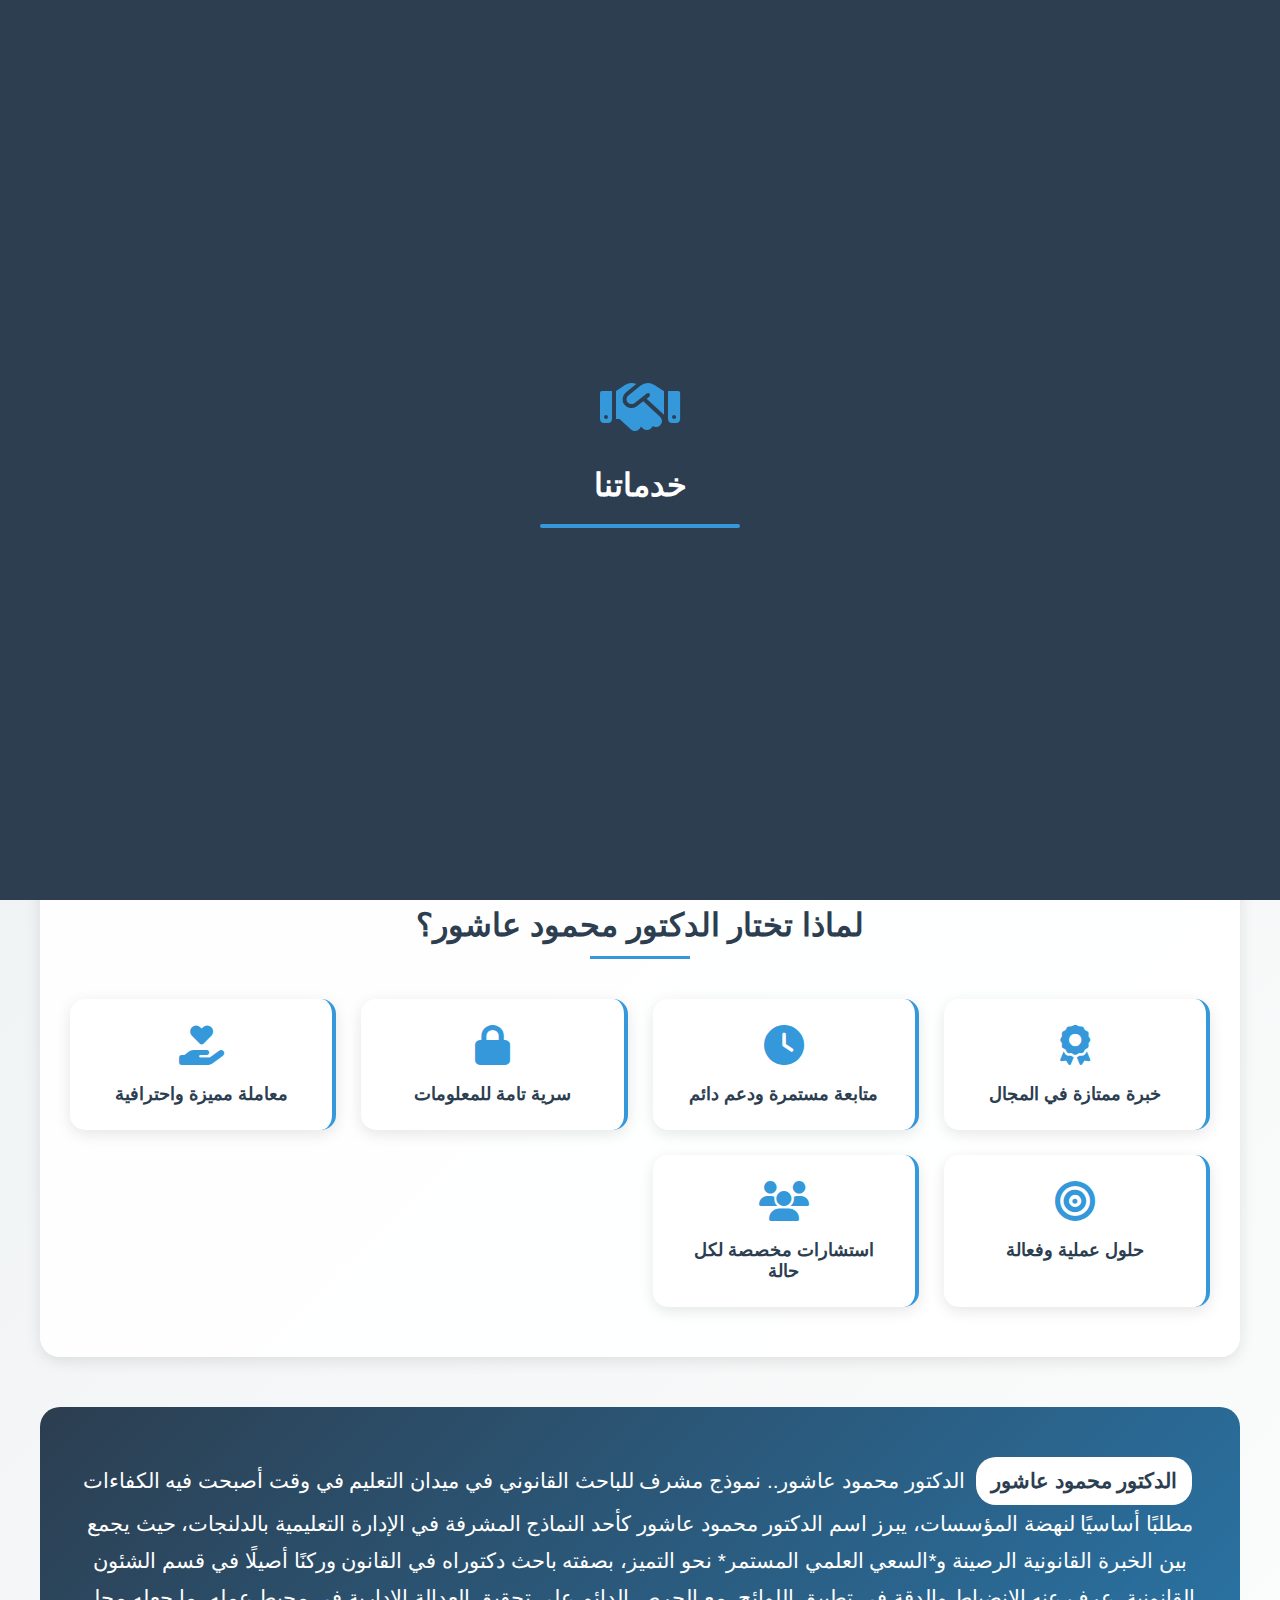
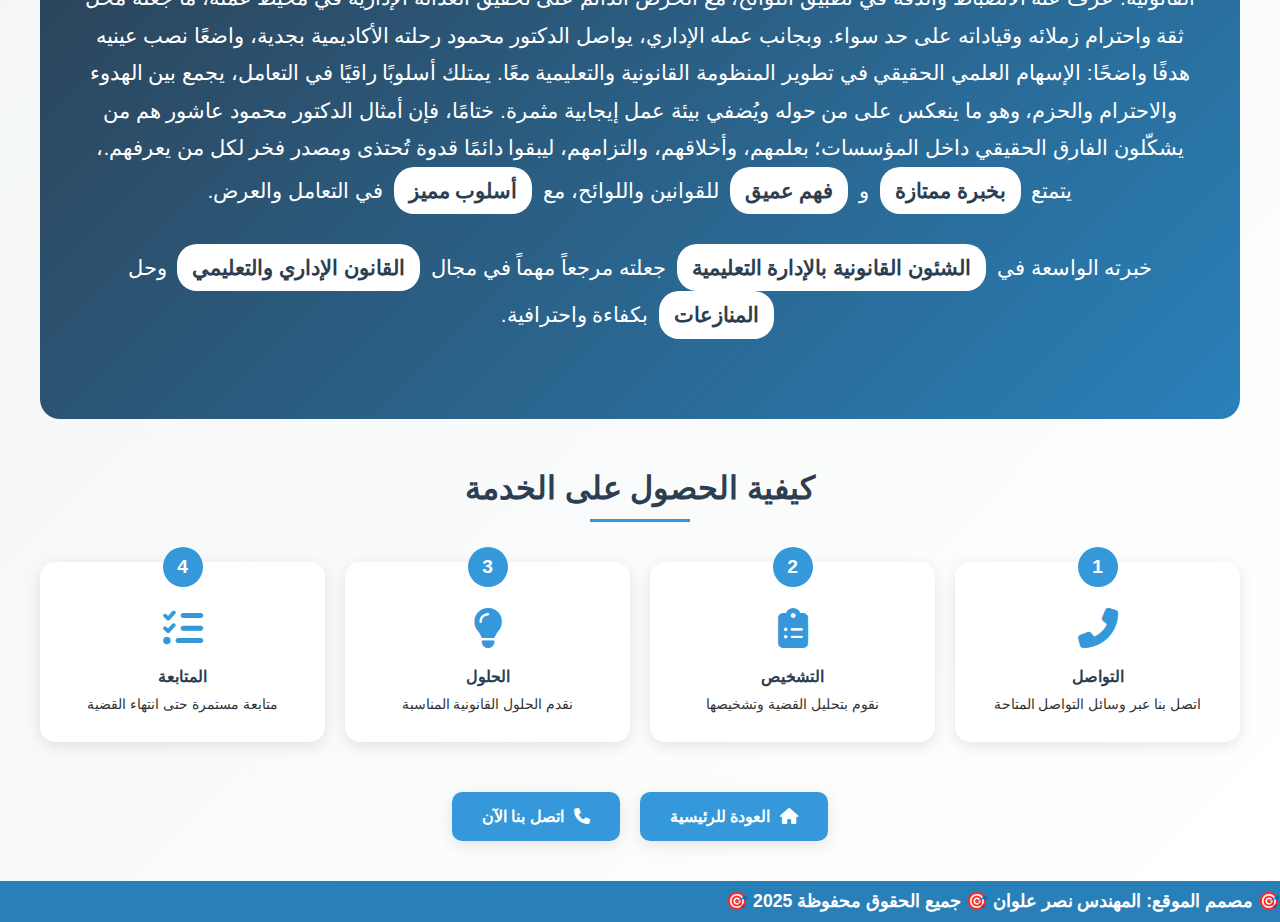
<file: services.html>
<!DOCTYPE html>
<html lang="ar" dir="rtl">
<head>
    <meta charset="UTF-8">
    <meta name="viewport" content="width=device-width, initial-scale=1.0">
    <title>الخدمات - دكتور محمود عاشور</title>
    <link rel="stylesheet" href="https://cdnjs.cloudflare.com/ajax/libs/font-awesome/6.4.0/css/all.min.css">
    <style>
        * {
            margin: 0;
            padding: 0;
            box-sizing: border-box;
            font-family: 'Segoe UI', Tahoma, Geneva, Verdana, sans-serif;
        }

        :root {
            --primary-color: #2c3e50;
            --secondary-color: #3498db;
            --accent-color: #2980b9;
            --text-color: #333;
            --light-bg: #ecf0f1;
            --white: #ffffff;
            --shadow: 0 4px 15px rgba(0, 0, 0, 0.1);
            --success: #27ae60;
            --warning: #f39c12;
            --info: #3498db;
        }

        /* شاشة التحميل */
        .page-loader {
            position: fixed;
            top: 0;
            left: 0;
            width: 100%;
            height: 100%;
            background: var(--primary-color);
            display: flex;
            justify-content: center;
            align-items: center;
            z-index: 9999;
            transition: opacity 0.5s ease;
        }

        .loader-content {
            text-align: center;
            color: var(--white);
        }

        .loader-logo {
            font-size: 4rem;
            margin-bottom: 20px;
            color: var(--secondary-color);
        }

        .loader-text {
            font-size: 2rem;
            margin-bottom: 20px;
            font-weight: bold;
        }

        .loader-bar {
            width: 200px;
            height: 4px;
            background: rgba(255, 255, 255, 0.3);
            border-radius: 2px;
            margin: 0 auto;
            overflow: hidden;
        }

        .loader-progress {
            height: 100%;
            background: var(--secondary-color);
            animation: loading 2s ease-in-out infinite;
        }

        @keyframes loading {
            0% { transform: translateX(-100%); }
            100% { transform: translateX(100%); }
        }

        /* الماركيه */
        .marquee-section {
            background: var(--accent-color);
            padding: 10px 0;
            overflow: hidden;
            position: relative;
        }

        .marquee {
            white-space: nowrap;
            animation: marquee 20s linear infinite;
            color: var(--white);
            font-weight: bold;
            font-size: 1.1rem;
        }

        @keyframes marquee {
            0% { transform: translateX(100%); }
            100% { transform: translateX(-100%); }
        }

        /* محتوى الصفحة */
        .page-content {
            min-height: 100vh;
            background: linear-gradient(135deg, var(--light-bg) 0%, var(--white) 100%);
            padding: 40px 20px;
        }

        .page-header {
            text-align: center;
            margin-bottom: 40px;
        }

        .page-header h1 {
            color: var(--primary-color);
            font-size: 2.5rem;
            margin-bottom: 10px;
        }

        .page-subtitle {
            color: var(--accent-color);
            font-size: 1.2rem;
            max-width: 600px;
            margin: 0 auto;
            line-height: 1.6;
        }

        /* قسم الخدمات */
        .services-container {
            max-width: 1200px;
            margin: 0 auto;
        }

        /* الخدمات الرئيسية */
        .main-services {
            margin-bottom: 60px;
        }

        .services-grid {
            display: grid;
            grid-template-columns: repeat(auto-fit, minmax(350px, 1fr));
            gap: 30px;
            margin-bottom: 50px;
        }

        .service-card {
            background: var(--white);
            padding: 40px 30px;
            border-radius: 20px;
            box-shadow: var(--shadow);
            transition: all 0.3s ease;
            text-align: center;
            position: relative;
            overflow: hidden;
            border: 3px solid transparent;
        }

        .service-card::before {
            content: '';
            position: absolute;
            top: 0;
            left: 0;
            width: 100%;
            height: 5px;
            background: var(--secondary-color);
        }

        .service-card:hover {
            transform: translateY(-15px);
            box-shadow: 0 20px 40px rgba(0, 0, 0, 0.15);
            border-color: var(--secondary-color);
        }

        .service-icon {
            font-size: 4rem;
            margin-bottom: 25px;
            color: var(--secondary-color);
            transition: transform 0.3s ease;
        }

        .service-card:hover .service-icon {
            transform: scale(1.2);
        }

        .service-title {
            color: var(--primary-color);
            font-size: 1.6rem;
            margin-bottom: 20px;
            font-weight: bold;
        }

        .service-description {
            color: var(--text-color);
            line-height: 1.7;
            margin-bottom: 25px;
            font-size: 1.1rem;
        }

        .service-features {
            list-style: none;
            text-align: right;
            margin-bottom: 25px;
        }

        .service-features li {
            padding: 8px 0;
            color: var(--text-color);
            position: relative;
            padding-right: 25px;
        }

        .service-features li::before {
            content: '✓';
            position: absolute;
            right: 0;
            color: var(--success);
            font-weight: bold;
        }

        .service-btn {
            background: var(--secondary-color);
            color: var(--white);
            padding: 12px 30px;
            border: none;
            border-radius: 25px;
            font-size: 1rem;
            font-weight: bold;
            cursor: pointer;
            transition: all 0.3s ease;
            text-decoration: none;
            display: inline-block;
        }

        .service-btn:hover {
            background: var(--accent-color);
            transform: scale(1.05);
            box-shadow: 0 5px 15px rgba(52, 152, 219, 0.4);
        }

        /* قسم المميزات */
        .features-section {
            background: rgba(255, 255, 255, 0.9);
            padding: 50px 30px;
            border-radius: 20px;
            box-shadow: var(--shadow);
            margin-bottom: 50px;
        }

        .section-title {
            text-align: center;
            color: var(--primary-color);
            margin-bottom: 40px;
            font-size: 2rem;
            position: relative;
            padding-bottom: 15px;
        }

        .section-title::after {
            content: '';
            position: absolute;
            bottom: 0;
            right: 50%;
            transform: translateX(50%);
            width: 100px;
            height: 3px;
            background: var(--secondary-color);
        }

        .features-grid {
            display: grid;
            grid-template-columns: repeat(auto-fit, minmax(250px, 1fr));
            gap: 25px;
        }

        .feature-item {
            background: var(--white);
            padding: 25px;
            border-radius: 15px;
            text-align: center;
            box-shadow: var(--shadow);
            transition: transform 0.3s ease;
            border-right: 4px solid var(--secondary-color);
        }

        .feature-item:hover {
            transform: translateY(-10px);
        }

        .feature-icon {
            font-size: 2.5rem;
            color: var(--secondary-color);
            margin-bottom: 15px;
        }

        .feature-text {
            color: var(--primary-color);
            font-weight: 600;
            font-size: 1.1rem;
        }

        /* قسم الخبرة */
        .expertise-section {
            margin-bottom: 50px;
        }

        .expertise-content {
            background: linear-gradient(135deg, var(--primary-color) 0%, var(--accent-color) 100%);
            padding: 50px 40px;
            border-radius: 20px;
            color: var(--white);
            text-align: center;
        }

        .expertise-text {
            font-size: 1.3rem;
            line-height: 1.8;
            margin-bottom: 30px;
        }

        .highlight {
            background: var(--white);
            color: var(--primary-color);
            padding: 5px 15px;
            border-radius: 20px;
            font-weight: bold;
            display: inline-block;
            margin: 0 5px;
        }

        /* قسم الإجراءات */
        .process-section {
            margin-bottom: 50px;
        }

        .process-steps {
            display: grid;
            grid-template-columns: repeat(auto-fit, minmax(200px, 1fr));
            gap: 20px;
            counter-reset: step;
        }

        .process-step {
            background: var(--white);
            padding: 30px 20px;
            border-radius: 15px;
            text-align: center;
            box-shadow: var(--shadow);
            position: relative;
            transition: transform 0.3s ease;
        }

        .process-step:hover {
            transform: translateY(-5px);
        }

        .process-step::before {
            counter-increment: step;
            content: counter(step);
            position: absolute;
            top: -15px;
            right: 50%;
            transform: translateX(50%);
            width: 40px;
            height: 40px;
            background: var(--secondary-color);
            color: var(--white);
            border-radius: 50%;
            display: flex;
            align-items: center;
            justify-content: center;
            font-weight: bold;
            font-size: 1.2rem;
        }

        .step-icon {
            font-size: 2.5rem;
            color: var(--secondary-color);
            margin-bottom: 15px;
            margin-top: 15px;
        }

        .step-title {
            color: var(--primary-color);
            font-weight: bold;
            margin-bottom: 10px;
        }

        .step-description {
            color: var(--text-color);
            font-size: 0.9rem;
        }

        /* أزرار التنقل */
        .navigation-buttons {
            display: flex;
            justify-content: center;
            gap: 20px;
            margin-top: 40px;
        }

        .nav-btn {
            background: var(--secondary-color);
            color: var(--white);
            padding: 15px 30px;
            text-decoration: none;
            border-radius: 10px;
            transition: all 0.3s ease;
            display: flex;
            align-items: center;
            gap: 10px;
            font-weight: bold;
            box-shadow: var(--shadow);
        }

        .nav-btn:hover {
            background: var(--accent-color);
            transform: translateY(-3px);
            box-shadow: 0 8px 25px rgba(52, 152, 219, 0.4);
        }

        /* تصميم متجاوب */
        @media (max-width: 768px) {
            .services-grid {
                grid-template-columns: 1fr;
            }

            .service-card {
                padding: 30px 20px;
            }

            .features-grid {
                grid-template-columns: repeat(auto-fit, minmax(200px, 1fr));
            }

            .process-steps {
                grid-template-columns: 1fr;
            }

            .page-header h1 {
                font-size: 2rem;
            }

            .expertise-content {
                padding: 30px 20px;
            }

            .navigation-buttons {
                flex-direction: column;
                align-items: center;
            }

            .nav-btn {
                width: 200px;
                justify-content: center;
            }
        }

        @media (max-width: 480px) {
            .page-content {
                padding: 20px 15px;
            }

            .service-card {
                padding: 25px 15px;
            }

            .service-icon {
                font-size: 3rem;
            }

            .features-grid {
                grid-template-columns: 1fr;
            }
        }
    </style>
</head>
<body>
    <!-- شاشة التحميل -->
    <div class="page-loader" id="pageLoader">
        <div class="loader-content">
            <div class="loader-logo">
                <i class="fas fa-handshake"></i>
            </div>
            <div class="loader-text">خدماتنا</div>
            <div class="loader-bar">
                <div class="loader-progress"></div>
            </div>
        </div>
    </div>

    <!-- الماركيه العلوي -->
    <div class="marquee-section">
        <div class="marquee">
            🎯 خدمات الدكتور محمود عاشور - خبرة ممتازة في الاستشارات القانونية والقضايا العامة والخاصة 🎯
        </div>
    </div>

    <!-- محتوى الصفحة -->
    <div class="page-content">
        <div class="page-header">
            <h1>خدماتنا</h1>
            <p class="page-subtitle">
                الدكتور محمود عاشور من أفضل الناس اللى اتعملوا في مجال الاستشارات القانونية والقضايا العامة والخاصة
            </p>
        </div>

        <div class="services-container">
            <!-- الخدمات الرئيسية -->
            <div class="main-services">
                <div class="services-grid">
                    <!-- الاستشارات القانونية -->
                    <div class="service-card">
                        <div class="service-icon">
                            <i class="fas fa-balance-scale"></i>
                        </div>
                        <h3 class="service-title">الاستشارات القانونية</h3>
                        <p class="service-description">
                            تقديم استشارات قانونية متخصصة في جميع المجالات، مع تحليل دقيق للقضايا وتقديم الحلول القانونية المناسبة.
                        </p>
                        <ul class="service-features">
                            <li>استشارات قانونية متخصصة</li>
                            <li>تحليل القضايا والمنازعات</li>
                            <li>رأي قانوني مدروس</li>
                            <li>تخطيط الاستراتيجيات القانونية</li>
                        </ul>
                        <a href="contact.html" class="service-btn">
                            احصل على استشارة
                        </a>
                    </div>

                    <!-- القضايا العامة -->
                    <div class="service-card">
                        <div class="service-icon">
                            <i class="fas fa-gavel"></i>
                        </div>
                        <h3 class="service-title">القضايا العامة</h3>
                        <p class="service-description">
                            متابعة القضايا العامة بمختلف أنواعها، مع تقديم الدعم القانوني الكامل وإدارة الملفات باحترافية عالية.
                        </p>
                        <ul class="service-features">
                            <li>متابعة القضايا الإدارية</li>
                            <li>المنازعات الوظيفية</li>
                            <li>القضايا التأديبية</li>
                            <li>الدعاوى الإدارية</li>
                        </ul>
                        <a href="contact.html" class="service-btn">
                            استفسر عن قضية
                        </a>
                    </div>

                    <!-- القضايا الخاصة -->
                    <div class="service-card">
                        <div class="service-icon">
                            <i class="fas fa-user-shield"></i>
                        </div>
                        <h3 class="service-title">القضايا الخاصة</h3>
                        <p class="service-description">
                            معالجة القضايا الخاصة والأمور الشخصية مع الحفاظ على السرية التامة وتقديم حلول قانونية مخصصة.
                        </p>
                        <ul class="service-features">
                            <li>قضايا الأحوال الشخصية</li>
                            <li>المشاكل العائلية</li>
                            <li>القضايا المالية</li>
                            <li>المنازعات الخاصة</li>
                        </ul>
                        <a href="contact.html" class="service-btn">
                            ناقش قضيتك
                        </a>
                    </div>
                </div>
            </div>

            <!-- المميزات -->
            <div class="features-section">
                <h2 class="section-title">لماذا تختار الدكتور محمود عاشور؟</h2>
                <div class="features-grid">
                    <div class="feature-item">
                        <div class="feature-icon">
                            <i class="fas fa-award"></i>
                        </div>
                        <div class="feature-text">خبرة ممتازة في المجال</div>
                    </div>
                    <div class="feature-item">
                        <div class="feature-icon">
                            <i class="fas fa-clock"></i>
                        </div>
                        <div class="feature-text">متابعة مستمرة ودعم دائم</div>
                    </div>
                    <div class="feature-item">
                        <div class="feature-icon">
                            <i class="fas fa-lock"></i>
                        </div>
                        <div class="feature-text">سرية تامة للمعلومات</div>
                    </div>
                    <div class="feature-item">
                        <div class="feature-icon">
                            <i class="fas fa-hand-holding-heart"></i>
                        </div>
                        <div class="feature-text">معاملة مميزة واحترافية</div>
                    </div>
                    <div class="feature-item">
                        <div class="feature-icon">
                            <i class="fas fa-bullseye"></i>
                        </div>
                        <div class="feature-text">حلول عملية وفعالة</div>
                    </div>
                    <div class="feature-item">
                        <div class="feature-icon">
                            <i class="fas fa-users"></i>
                        </div>
                        <div class="feature-text">استشارات مخصصة لكل حالة</div>
                    </div>
                </div>
            </div>

            <!-- قسم الخبرة -->
            <div class="expertise-section">
                <div class="expertise-content">
                    <p class="expertise-text">
                        <span class="highlight">الدكتور محمود عاشور</span> 
الدكتور محمود عاشور.. نموذج مشرف للباحث القانوني في ميدان التعليم

في وقت أصبحت فيه الكفاءات مطلبًا أساسيًا لنهضة المؤسسات، يبرز اسم الدكتور محمود عاشور كأحد النماذج المشرفة في الإدارة التعليمية بالدلنجات، حيث يجمع بين الخبرة القانونية الرصينة و*السعي العلمي المستمر* نحو التميز، بصفته باحث دكتوراه في القانون وركنًا أصيلًا في قسم الشئون القانونية.

عرف عنه الانضباط والدقة في تطبيق اللوائح، مع الحرص الدائم على تحقيق العدالة الإدارية في محيط عمله، ما جعله محل ثقة واحترام زملائه وقياداته على حد سواء. وبجانب عمله الإداري، يواصل الدكتور محمود رحلته الأكاديمية بجدية، واضعًا نصب عينيه هدفًا واضحًا: الإسهام العلمي الحقيقي في تطوير المنظومة القانونية والتعليمية معًا.

يمتلك أسلوبًا راقيًا في التعامل، يجمع بين الهدوء والاحترام والحزم، وهو ما ينعكس على من حوله ويُضفي بيئة عمل إيجابية مثمرة.

ختامًا، فإن أمثال الدكتور محمود عاشور هم من يشكّلون الفارق الحقيقي داخل المؤسسات؛ بعلمهم، وأخلاقهم، والتزامهم، ليبقوا دائمًا قدوة تُحتذى ومصدر فخر لكل من يعرفهم.، 
                        يتمتع <span class="highlight">بخبرة ممتازة</span> و 
                        <span class="highlight">فهم عميق</span> للقوانين واللوائح، 
                        مع <span class="highlight">أسلوب مميز</span> في التعامل والعرض.
                    </p>
                    <p class="expertise-text">
                        خبرته الواسعة في <span class="highlight">الشئون القانونية بالإدارة التعليمية</span> 
                        جعلته مرجعاً مهماً في مجال <span class="highlight">القانون الإداري والتعليمي</span> 
                        وحل <span class="highlight">المنازعات</span> بكفاءة واحترافية.
                    </p>
                </div>
            </div>

            <!-- خطوات العمل -->
            <div class="process-section">
                <h2 class="section-title">كيفية الحصول على الخدمة</h2>
                <div class="process-steps">
                    <div class="process-step">
                        <div class="step-icon">
                            <i class="fas fa-phone-alt"></i>
                        </div>
                        <h4 class="step-title">التواصل</h4>
                        <p class="step-description">اتصل بنا عبر وسائل التواصل المتاحة</p>
                    </div>
                    <div class="process-step">
                        <div class="step-icon">
                            <i class="fas fa-clipboard-list"></i>
                        </div>
                        <h4 class="step-title">التشخيص</h4>
                        <p class="step-description">نقوم بتحليل القضية وتشخيصها</p>
                    </div>
                    <div class="process-step">
                        <div class="step-icon">
                            <i class="fas fa-lightbulb"></i>
                        </div>
                        <h4 class="step-title">الحلول</h4>
                        <p class="step-description">نقدم الحلول القانونية المناسبة</p>
                    </div>
                    <div class="process-step">
                        <div class="step-icon">
                            <i class="fas fa-tasks"></i>
                        </div>
                        <h4 class="step-title">المتابعة</h4>
                        <p class="step-description">متابعة مستمرة حتى انتهاء القضية</p>
                    </div>
                </div>
            </div>

            <!-- أزرار التنقل -->
            <div class="navigation-buttons">
                <a href="index.html" class="nav-btn">
                    <i class="fas fa-home"></i> العودة للرئيسية
                </a>
                <a href="contact.html" class="nav-btn">
                    <i class="fas fa-phone"></i> اتصل بنا الآن
                </a>
            </div>
        </div>
    </div>

    <!-- الماركيه السفلي -->
    <div class="marquee-section">
        <div class="marquee marquee-left">
            🎯 مصمم الموقع: المهندس نصر علوان 🎯 جميع الحقوق محفوظة 2025 🎯
        </div>
    </div>

    <script>
        // إخفاء شاشة التحميل
        window.addEventListener('load', function() {
            setTimeout(function() {
                document.getElementById('pageLoader').style.opacity = '0';
                setTimeout(function() {
                    document.getElementById('pageLoader').style.display = 'none';
                }, 500);
            }, 2000);
        });

        // إضافة تأثيرات للبطاقات
        const serviceCards = document.querySelectorAll('.service-card');
        
        const observer = new IntersectionObserver((entries) => {
            entries.forEach(entry => {
                if (entry.isIntersecting) {
                    entry.target.style.opacity = '1';
                    entry.target.style.transform = 'translateY(0)';
                }
            });
        }, { threshold: 0.1 });

        serviceCards.forEach(card => {
            card.style.opacity = '0';
            card.style.transform = 'translateY(50px)';
            card.style.transition = 'all 0.6s ease';
            observer.observe(card);
        });
    </script>
</body>
</html>
</file>
